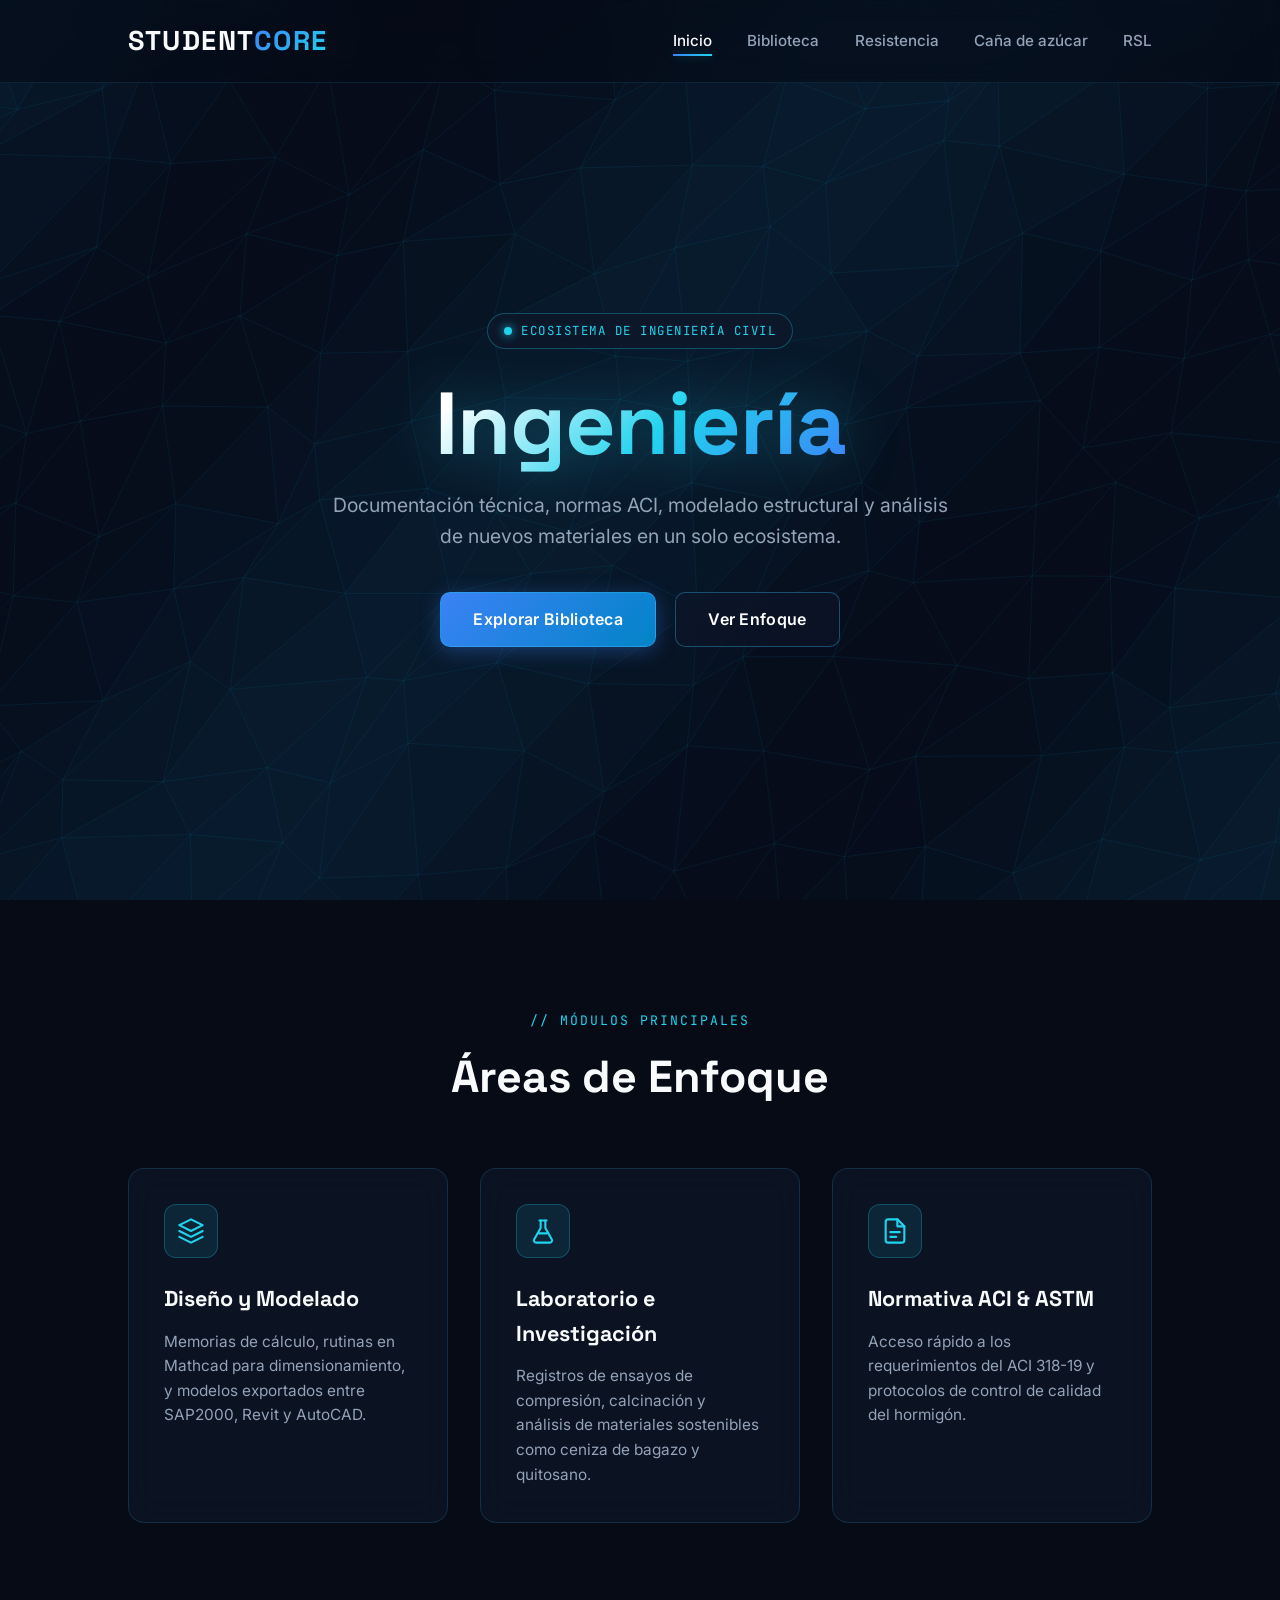
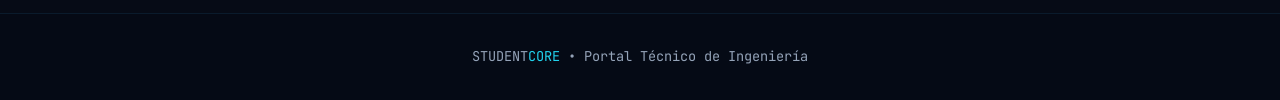
<file: index.html>
<!DOCTYPE html>
<html lang="es">
<head>
    <meta charset="UTF-8">
    <meta name="viewport" content="width=device-width, initial-scale=1.0">
    <title>Ingeniería Portal | STUDENT CORE</title>
    <link rel="preconnect" href="https://fonts.googleapis.com">
    <link rel="preconnect" href="https://fonts.gstatic.com" crossorigin>
    <link href="https://fonts.googleapis.com/css2?family=Inter:wght@400;500;600&family=JetBrains+Mono:wght@400;600&family=Space+Grotesk:wght@600;700;800&display=swap" rel="stylesheet">
    <link rel="stylesheet" href="style.css">
</head>
<body>
    <!-- Fondo interactivo Low-Poly -->
    <canvas id="mesh-canvas"></canvas>

    <nav id="navbar">
        <div class="logo">STUDENT<span>CORE</span></div>
        <ul class="nav-links">
            <li><a href="index.html" class="active">Inicio</a></li>
            <li><a href="biblioteca.html">Biblioteca</a></li>
            <li><a href="resistencia.html">Resistencia</a></li>
            <li><a href="Cañadeazucar.html">Caña de azúcar</a></li>
            <li><a href="rsl.html">RSL</a></li>
        </ul>
        <div class="hamburger">
            <span></span><span></span><span></span>
        </div>
    </nav>

    <header class="hero">
        <div class="hero-content fade-in">
            <div class="hero-badge">
                <span class="pulse-dot"></span>
                ECOSISTEMA DE INGENIERÍA CIVIL
            </div>
            <h1><span>Ingeniería</span></h1>
            <p>Documentación técnica, normas ACI, modelado estructural y análisis de nuevos materiales en un solo ecosistema.</p>
            <div class="hero-buttons">
                <a href="biblioteca.html" class="btn">Explorar Biblioteca</a>
                <a href="#objetivos" class="btn btn-outline">Ver Enfoque</a>
            </div>
        </div>
    </header>

    <main class="container" id="objetivos">
        <div class="section-header fade-in">
            <span class="section-tag">// MÓDULOS PRINCIPALES</span>
            <h2 class="section-title">Áreas de Enfoque</h2>
        </div>

        <div class="grid">
            <div class="card slide-up">
                <div class="card-icon">
                    <svg width="28" height="28" viewBox="0 0 24 24" fill="none" stroke="currentColor" stroke-width="1.8" stroke-linecap="round" stroke-linejoin="round">
                        <path d="M12 2L2 7l10 5 10-5-10-5z"/>
                        <path d="M2 17l10 5 10-5"/>
                        <path d="M2 12l10 5 10-5"/>
                    </svg>
                </div>
                <h3>Diseño y Modelado</h3>
                <p>Memorias de cálculo, rutinas en Mathcad para dimensionamiento, y modelos exportados entre SAP2000, Revit y AutoCAD.</p>
            </div>

            <div class="card slide-up">
                <div class="card-icon">
                    <svg width="28" height="28" viewBox="0 0 24 24" fill="none" stroke="currentColor" stroke-width="1.8" stroke-linecap="round" stroke-linejoin="round">
                        <path d="M9 3h6"/>
                        <path d="M10 3v6.5L4.5 19a2 2 0 0 0 1.7 3h11.6a2 2 0 0 0 1.7-3L14 9.5V3"/>
                        <path d="M8.5 14h7"/>
                    </svg>
                </div>
                <h3>Laboratorio e Investigación</h3>
                <p>Registros de ensayos de compresión, calcinación y análisis de materiales sostenibles como ceniza de bagazo y quitosano.</p>
            </div>

            <div class="card slide-up">
                <div class="card-icon">
                    <svg width="28" height="28" viewBox="0 0 24 24" fill="none" stroke="currentColor" stroke-width="1.8" stroke-linecap="round" stroke-linejoin="round">
                        <path d="M14 2H6a2 2 0 0 0-2 2v16a2 2 0 0 0 2 2h12a2 2 0 0 0 2-2V8z"/>
                        <polyline points="14 2 14 8 20 8"/>
                        <line x1="8" y1="13" x2="16" y2="13"/>
                        <line x1="8" y1="17" x2="13" y2="17"/>
                    </svg>
                </div>
                <h3>Normativa ACI &amp; ASTM</h3>
                <p>Acceso rápido a los requerimientos del ACI 318-19 y protocolos de control de calidad del hormigón.</p>
            </div>
        </div>
    </main>

    <footer class="footer">
        <p>STUDENT<span>CORE</span> &bull; Portal Técnico de Ingeniería</p>
    </footer>

    <script src="main.js"></script>
    <script src="script.js"></script>
</body>
</html>
</file>
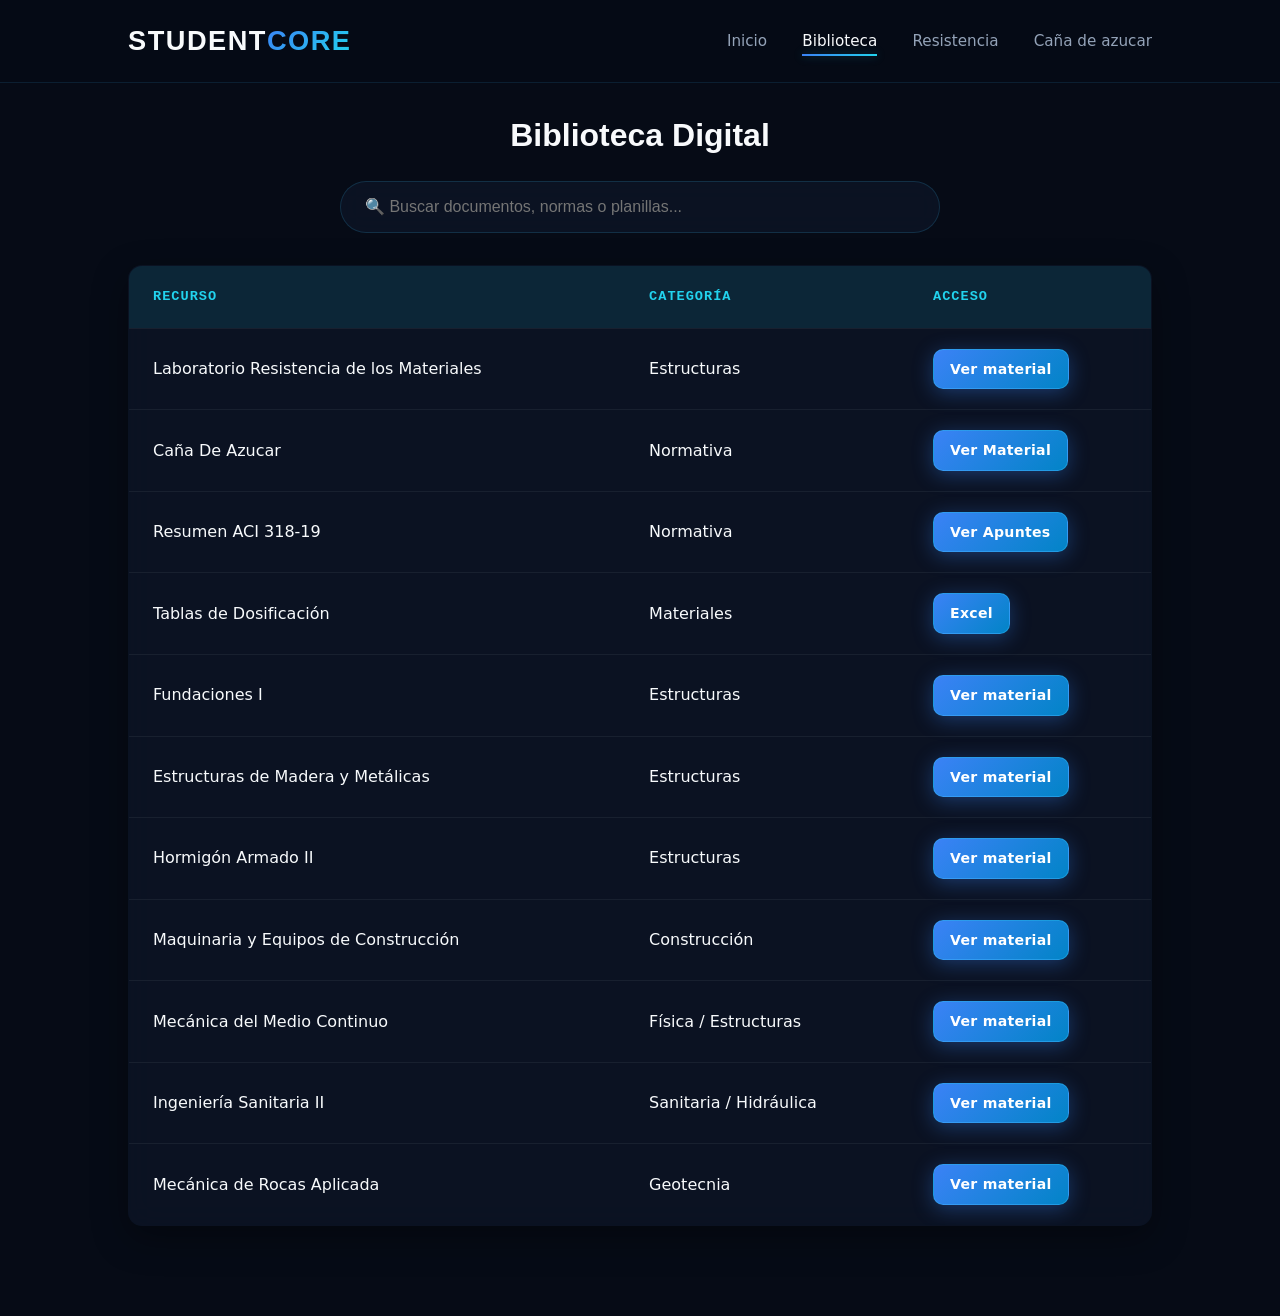
<file: biblioteca.html>
<!DOCTYPE html>
<html lang="es">
<head>
    <meta charset="UTF-8">
    <meta name="viewport" content="width=device-width, initial-scale=1.0">
    <title>Biblioteca | STUDENT CORE</title>
    <link rel="stylesheet" href="style.css">
</head>
<body>
    <nav id="navbar">
        <div class="logo">STUDENT<span>CORE</span></div>
        <ul class="nav-links">
            <li><a href="index.html">Inicio</a></li>
            <li><a href="biblioteca.html" class="active">Biblioteca</a></li>
            <li><a href="resistencia.html">Resistencia</a></li>
            <li><a href="Cañadeazucar.html">Caña de azucar</a></li>
        </ul>
        <div class="hamburger">
            <span></span><span></span><span></span>
        </div>
    </nav>

    <main class="container">
        <h1 style="text-align: center; margin-bottom: 20px;">Biblioteca Digital</h1>
        
        <div class="search-container">
            <input type="text" id="searchInput" class="search-input" placeholder="🔍 Buscar documentos, normas o planillas...">
        </div>

        <table>
            <thead>
                <tr>
                    <th>Recurso</th>
                    <th>Categoría</th>
                    <th>Acceso</th>
                </tr>
            </thead>
            <tbody>
                <tr>
                    <td>Laboratorio Resistencia de los Materiales</td>
                    <td>Estructuras</td>
                    <td><a href="https://drive.google.com/file/d/1yRBTxPGyyfn-mCOQuKnqHi6ske0A2MvO/view?usp=sharing" target="_blank" class="btn">Ver material</a></td>
                </tr>
                <tr>
                    <td>Caña De Azucar</td>
                    <td>Normativa</td>
                    <td><a href="Cañadeazucar.html" class="btn">Ver Material</a></td>
                </tr>
                <tr>
                    <td>Resumen ACI 318-19</td>
                    <td>Normativa</td>
                    <td><a href="#" class="btn">Ver Apuntes</a></td>
                </tr>
                <tr>
                    <td>Tablas de Dosificación</td>
                    <td>Materiales</td>
                    <td><a href="#" class="btn">Excel</a></td>
                </tr>
                <tr>
                    <td>Fundaciones I</td>
                    <td>Estructuras</td>
                    <td><a href="https://drive.google.com/drive/folders/121t99hJLWOgt12jHlv1xE18gESGdtcTK?usp=sharing" target="_blank" class="btn">Ver material</a></td>
                </tr>
                <tr>
                    <td>Estructuras de Madera y Metálicas</td>
                    <td>Estructuras</td>
                    <td><a href="#" target="_blank" class="btn">Ver material</a></td>
                </tr>
                <tr>
                    <td>Hormigón Armado II</td>
                    <td>Estructuras</td>
                    <td><a href="#" target="_blank" class="btn">Ver material</a></td>
                </tr>
                <tr>
                    <td>Maquinaria y Equipos de Construcción</td>
                    <td>Construcción</td>
                    <td><a href="#" target="_blank" class="btn">Ver material</a></td>
                </tr>
                <tr>
                    <td>Mecánica del Medio Continuo</td>
                    <td>Física / Estructuras</td>
                    <td><a href="#" target="_blank" class="btn">Ver material</a></td>
                </tr>
                <tr>
                    <td>Ingeniería Sanitaria II</td>
                    <td>Sanitaria / Hidráulica</td>
                    <td><a href="#" target="_blank" class="btn">Ver material</a></td>
                </tr>
                <tr>
                    <td>Mecánica de Rocas Aplicada</td>
                    <td>Geotecnia</td>
                    <td><a href="#" target="_blank" class="btn">Ver material</a></td>
                </tr>
            </tbody>
        </table>
    </main>

    <script src="main.js"></script>
</body>
</html>
</file>
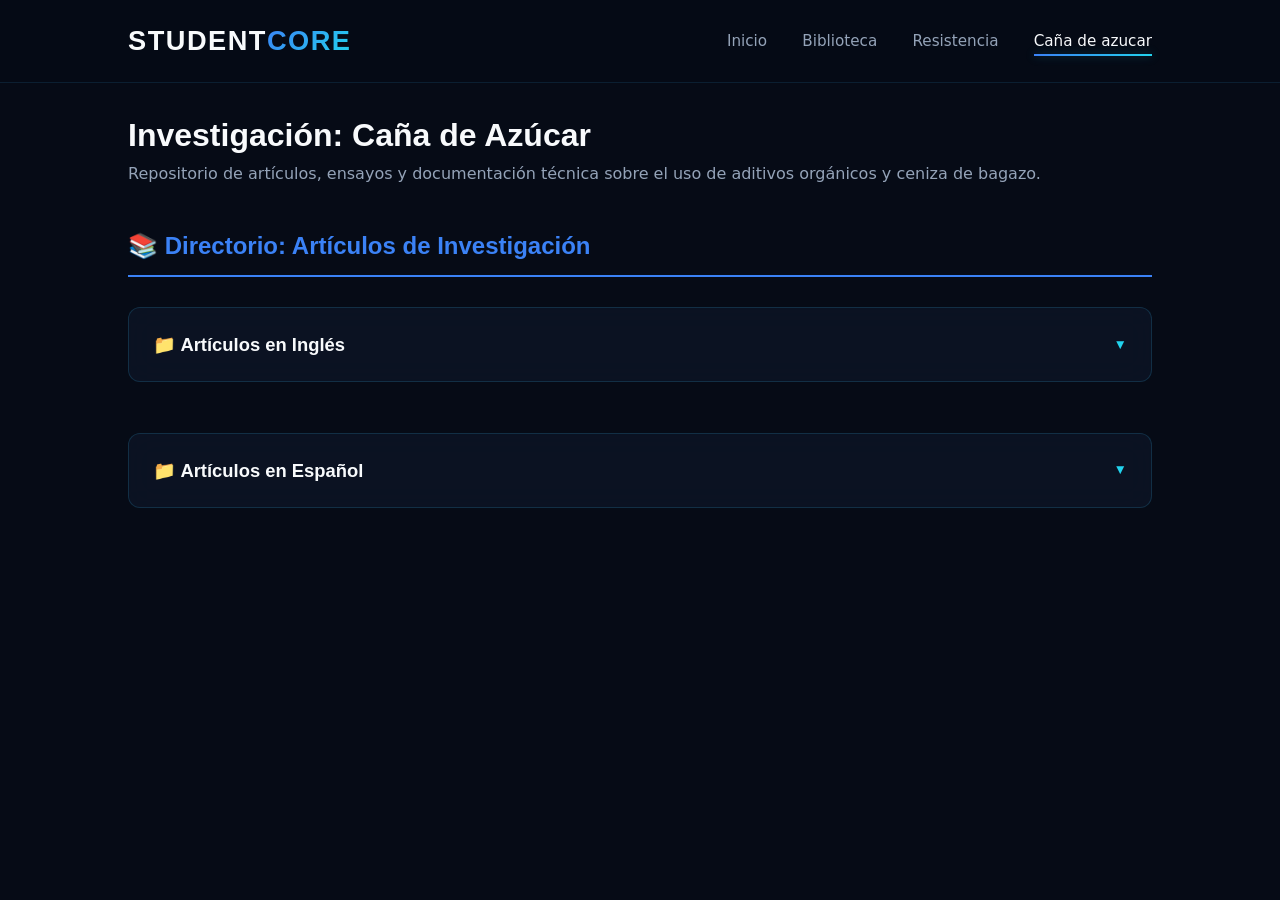
<file: Cañadeazucar.html>
<!DOCTYPE html>
<html lang="es">
<head>
    <meta charset="UTF-8">
    <meta name="viewport" content="width=device-width, initial-scale=1.0">
    <title>Caña de Azúcar | STUDENT CORE</title>
    <link rel="stylesheet" href="style.css">
</head>
<body>
    <nav id="navbar">
        <div class="logo">STUDENT<span>CORE</span></div>
        <ul class="nav-links">
            <li><a href="index.html">Inicio</a></li>
            <li><a href="biblioteca.html">Biblioteca</a></li>
            <li><a href="resistencia.html">Resistencia</a></li>
            <li><a href="Cañadeazucar.html" class="active">Caña de azucar</a></li> 
        </ul>
        <div class="hamburger">
            <span></span><span></span><span></span>
        </div>
    </nav>

    <div class="container">
        <h1>Investigación: Caña de Azúcar</h1>
        <p style="color: var(--texto-secundario); margin-bottom: 2rem;">Repositorio de artículos, ensayos y documentación técnica sobre el uso de aditivos orgánicos y ceniza de bagazo.</p>
        
        <h2 style="color: var(--acento); border-bottom: 2px solid var(--acento); padding-bottom: 10px; margin-top: 40px; margin-bottom: 30px;">
            📚 Directorio: Artículos de Investigación
        </h2>
        
        <div class="grid" style="grid-template-columns: 1fr;">
            
            <details>
                <summary>📁 Artículos en Inglés</summary>
                <div class="contenido-desplegable">
                    <p style="color: var(--texto-secundario); padding-top: 10px;">Documentación y papers internacionales en su idioma original. Haz clic en el enlace para abrir el visor.</p>
                    <ul>
                        <li><a href="https://drive.google.com/file/d/1gSXgm2OO1Fd9NKvDwG8m8BrCFr8kNfDF/view?usp=sharing" target="_blank"><strong>Paper 1:</strong> Use of sugar cane bagasse ash in ultra-high performance concrete (UHPC)
as cement replacement</a></li>
                        <li><a href="https://drive.google.com/file/d/1_yc-6PF6THl00wKCwcftZUoW1LOx2WuH/view?usp=drivesdk" target="_blank"><strong>Paper 2:</strong>Sugar cane bagasse ash as a partial substitute of Portland cement: Effect on
mechanical properties and emission of carbon dioxide</a></li>
                          <li><a href="https://drive.google.com/file/d/1xE7zOYTH2j-e7nImh2q5y8UeeC8wb_js/view?usp=sharing" target="_blank"><strong>Paper 3:</strong>Performance evaluation of sugarcane bagasse ash blended cement in
concrete</a></li>
                        <li><a href="https://drive.google.com/file/d/1bNwe0GvsHNVJlpeI3vQ5KkOZ8J8OJuhC/view?usp=sharing" target="_blank"><strong>Paper 4:</strong> Characteristics and Applications of Sugar Cane
Bagasse Ash Waste in Cementitious Materials</a></li>
                         <li><a href="https://drive.google.com/file/d/1f_HI7-0EL_Uxb88MoV5tslhDPllnbFzh/view?usp=sharing" target="_blank"><strong>Paper 5:</strong> Examination of Microstructure of Sugar Cane Bagasse Ash
and Sugar Cane Bagasse Ash Blended Cement Mortar</a></li>
                         <li><a href="https://drive.google.com/file/d/1T0cv_9nWro7GrMPdrzFzHxg1E5Khulgg/view?usp=sharing" target="_blank"><strong>Paper 6:</strong> Effects of adding sugarcane bagasse ash on the properties
and durability of concrete</a></li>
                         <li><a href="https://drive.google.com/file/d/1hqnemFO_x-3YLaCa62jblWGT83jxftFI/view?usp=sharing" target="_blank"><strong>Paper 7:</strong>Processing of sugar cane bagasse ash and properties of processed
sugar cane bagasse ash blended cements</a></li>
                         <li><a href="https://drive.google.com/file/d/1amgNomlFjTOvGcCHRF1NlwpjZxY9rZXH/view?usp=sharing" target="_blank"><strong>Paper 8:</strong> Impact of Curing Temperature on the Life Cycle Assessment of
Sugarcane Bagasse Ash as a Partial Replacement of Cement
in Mortars</a></li>
                         <li><a href="TU_ENLACE_DE_DRIVE_AQUI" target="_blank"><strong>Paper 9:</strong> Título del artículo en inglés (reemplazar texto)</a></li>
                         <li><a href="https://drive.google.com/file/d/1kQsllQCJPeQfV2ydH-oi8KvvLJ8o4FoY/view?usp=sharing"><strong>Paper 10:</strong>Sugarcane bagasse ash as supplementary cementitious material in
concrete e a review</a></li>
                         <li><a href="TU_ENLACE_DE_DRIVE_AQUI" target="_blank"><strong>Paper 11:</strong> Título del artículo en inglés (reemplazar texto)</a></li>
                         <li><a href="https://drive.google.com/file/d/1W9C0bUEL74qkx4Zku5OH7xWNgC0UNUNU/view?usp=sharing"><strong>Paper 12:</strong> Sugarcane bagasse ash as a partial replacement for cement in paste
and mortar formulation – A case in the Philippines</a></li>
                           <li><a href="https://drive.google.com/file/d/1QHdt1ro4b0c-hU_9e6yx2DJ_HJSYkUxB/view?usp=sharing" target="_blank"><strong>Paper 13:</strong> Enhancement of the reactivity of sugarcane bagasse ash for Pozzolan-Lime
Paste: Effect of particle size</a></li>
                         <li><a href="https://drive.google.com/file/d/1nfWEfsZ91NopVYjjjFgIHwhs5nijr0V3/view?usp=sharing"><strong>Paper 14:</strong>Activated sugarcane bagasse ash as efficient admixture in
cement-based mortars: Mechanical and durability improvements</a></li>
                         <li><a href="https://drive.google.com/file/d/1rHCX3sDKjwoKDTGZXlmGtC-AQk1A0CWk/view?usp=sharing"><strong>Paper 15:</strong> Optimizing mechanical properties of concrete using sugarcane bagasse ash)</a></li>
                         <li><a href="https://drive.google.com/file/d/1dL9P8LAsH04uVhxRC_TCbgrRMYIMSvqn/view?usp=sharing"><strong>Paper 16:</strong> Energy, exergy and exergoenvironmental analyses of a sugarcane bagasse
power cogeneration system</a></li>
                         <li><a href="https://drive.google.com/file/d/19IRPx6BBhQ6NDFyYT3BdbsVaR24mgHtQ/view?usp=sharing"><strong>Paper 17:</strong> Impact of Curing Temperature on the Life Cycle Assessment of
Sugarcane Bagasse Ash as a Partial Replacement of Cement
in Mortars</a></li>
                        
                    </ul>
                </div>
            </details>

            <details>
                <summary>📁 Artículos en Español</summary>
                <div class="contenido-desplegable">
                    <p style="color: var(--texto-secundario); padding-top: 10px;">Investigaciones, tesis y artículos hispanohablantes o traducidos. Haz clic en el enlace para abrir el visor.</p>
                    <ul>
                        <li><a href="TU_ENLACE_DE_DRIVE_AQUI" target="_blank"><strong>Artículo 1:</strong> Título del artículo en español (reemplazar texto)</a></li>
                        <li><a href="TU_ENLACE_DE_DRIVE_AQUI" target="_blank"><strong>Artículo 2:</strong> Título del artículo en español (reemplazar texto)</a></li>
                    </ul>
                </div>
            </details>

        </div>
    </div>

    <script src="main.js"></script>
</body>
</html>
</file>
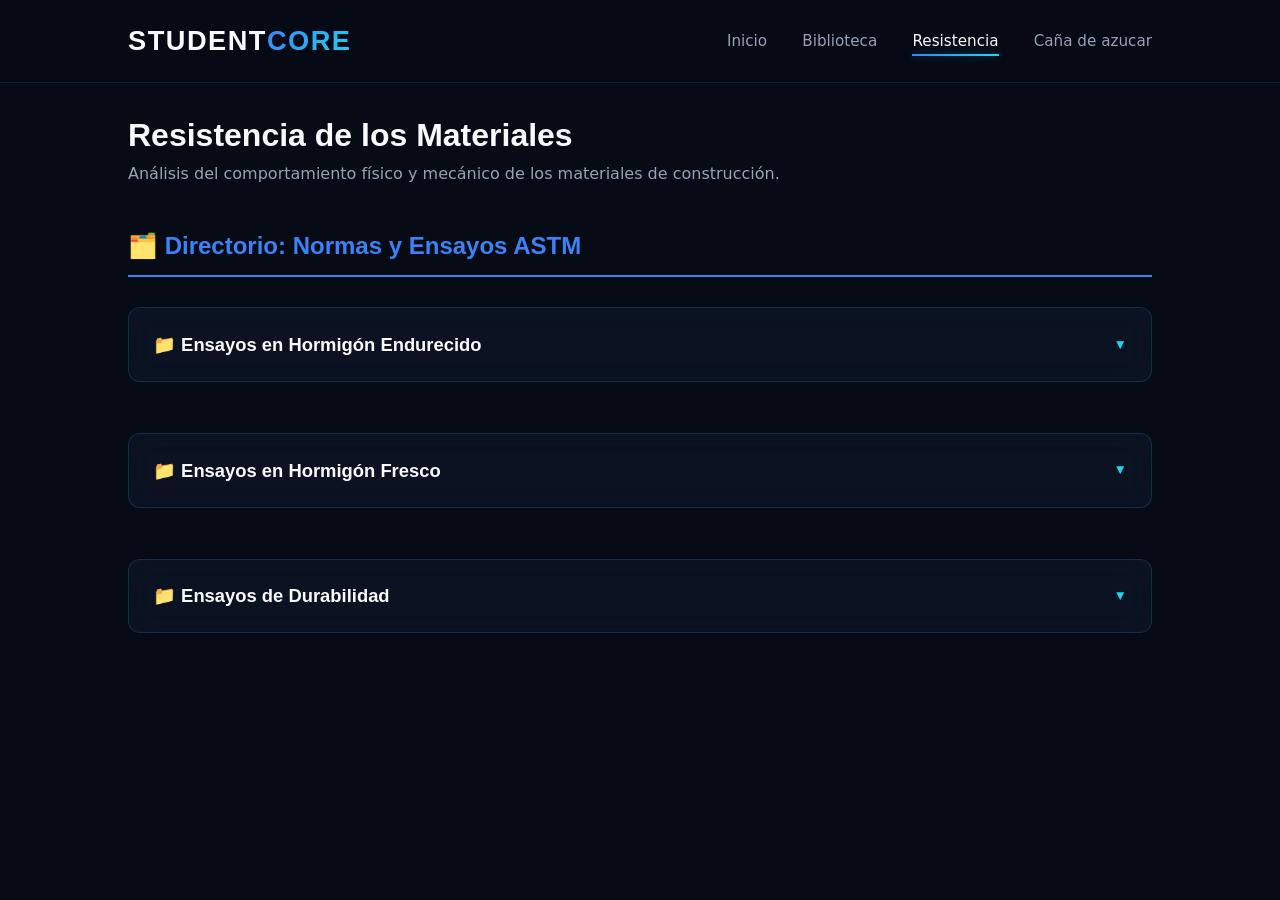
<file: resistencia.html>
<!DOCTYPE html>
<html lang="es">
<head>
    <meta charset="UTF-8">
    <meta name="viewport" content="width=device-width, initial-scale=1.0">
    <title>Resistencia de Materiales | Student Core</title>
    <link rel="stylesheet" href="style.css">
</head>
<body>
    <nav id="navbar">
        <div class="logo">STUDENT<span>CORE</span></div>
        <ul class="nav-links">
            <li><a href="index.html">Inicio</a></li>
            <li><a href="biblioteca.html">Biblioteca</a></li>
            <li><a href="resistencia.html" class="active">Resistencia</a></li>
            <li><a href="Cañadeazucar.html">Caña de azucar</a></li>
        </ul>
        <div class="hamburger">
            <span></span><span></span><span></span>
        </div>
    </nav>

    <div class="container">
        <h1>Resistencia de los Materiales</h1>
        <p style="color: var(--texto-secundario); margin-bottom: 2rem;">Análisis del comportamiento físico y mecánico de los materiales de construcción.</p>
        
        <h2 style="color: var(--acento); border-bottom: 2px solid var(--acento); padding-bottom: 10px; margin-top: 40px; margin-bottom: 30px;">
            🗂️ Directorio: Normas y Ensayos ASTM
        </h2>
        
        <div class="grid" style="grid-template-columns: 1fr;">
            
            <details>
                <summary>📁 Ensayos en Hormigón Endurecido</summary>
                <div class="contenido-desplegable">
                    <p style="color: var(--texto-secundario); padding-top: 10px;">Pruebas realizadas a probetas, cilindros o núcleos para verificar la resistencia y durabilidad final del material. Haz clic en la norma para ver el documento.</p>
                    <ul>
                        <li><a href="https://drive.google.com/file/d/14os0eV8eEcn1jafVg-mDCYQtz4sQO8Ie/view?usp=sharing" target="_blank"><strong>ASTM C642:</strong> Densidad, absorción y vacíos. (¡El ensayo principal del proyecto!)</a></li>
                        <li><a href="https://drive.google.com/file/d/1y5eWgoWpulTRnrMmmLGPlQVHo1D2_M50/view?usp=sharing" target="_blank"><strong>ASTM C39:</strong> Resistencia a la Compresión. El ensayo principal para medir los Megapascales (MPa).</a></li>
                        <li><a href="https://drive.google.com/file/d/1dilj8bknwN-BMM687JJbVZ9RYkDZGM-K/view?usp=sharing" target="_blank"><strong>ASTM C42:</strong> Obtención y ensayo de núcleos perforados (testigos).</a></li>
                        <li><a href="https://drive.google.com/file/d/1MTY43i-KFlXR0F6XLnqO_Duz1ZwVKiim/view?usp=sharing" target="_blank"><strong>ASTM C496:</strong> Resistencia a la tracción indirecta (Ensayo Brasileño).</a></li>
                        <li><a href="https://drive.google.com/file/d/1aS6qzQSPkaAH8bifpOlPLzsgMpyoPA5W/view?usp=sharing" target="_blank"><strong>ASTM C78 / C293:</strong> Resistencia a la flexión. La C78 usa carga en los tercios (más conservadora) y la C293 usa carga central.</a></li>
                    </ul>
                </div>
            </details>

            <details>
                <summary>📁 Ensayos en Hormigón Fresco</summary>
                <div class="contenido-desplegable">
                    <p style="color: var(--texto-secundario); padding-top: 10px;">Normas de control de calidad obligatorias ejecutadas en obra para la aceptación o rechazo del material antes del vaciado. Haz clic en la norma para ver el documento.</p>
                    <ul>
                        <li><a href="https://drive.google.com/file/d/1H3xvzd_3YpaMEGF1AVblJnfTmd_PKfaL/view?usp=sharing" target="_blank"><strong>ASTM C143:</strong> Asentamiento (Cono de Abrams). Mide la fluidez o "Slump".</a></li>
                        <li><a href="https://drive.google.com/file/d/1OwZSd_XfI2dwRYNOvTFkanbKzaULnZHi/view?usp=sharing" target="_blank"><strong>ASTM C31:</strong> Elaboración y curado de probetas en obra.</a></li>
                        <li><a href="https://drive.google.com/file/d/15DWekm9L0KCntaTymdb6or4WwJdh0DK1/view?usp=sharing" target="_blank"><strong>ASTM C172:</strong> Muestreo de hormigón fresco.</a></li>
                        <li><a href="TU_ENLACE_AQUI" target="_blank"><strong>ASTM C173:</strong> Contenido de aire mediante la olla de Washington.</a></li>
                    </ul>
                </div>
            </details>

            <!-- NUEVA SECCIÓN DE ENSAYOS DE DURABILIDAD -->
            <details>
                <summary>📁 Ensayos de Durabilidad</summary>
                <div class="contenido-desplegable">
                    <p style="color: var(--texto-secundario); padding-top: 10px;">Pruebas orientadas a evaluar el comportamiento del hormigón frente al ataque de agentes químicos, humedad y severidad ambiental a largo plazo. Haz clic en la norma para ver el documento.</p>
                    <ul>
                        <li><a href="https://drive.google.com/file/d/1NMhlttoiN-1sPtMq08iQwSix1XBdCbGN/view?usp=sharing" target="_blank"><strong>ASTM C1012 / C1012M:</strong> Cambio de longitud de morteros expuestos a soluciones de sulfatos.</a></li>
                        <li><a href="https://drive.google.com/file/d/1AfugViftO1vjUxpy8mYS89PlTNkti0vJ/view?usp=sharing" target="_blank"><strong>ASTM C672 / C672M:</strong> Resistencia al descascaramiento de superficies expuestas a productos químicos descongelantes.</a></li>
                        <li><a href="https://drive.google.com/file/d/14AfGvNY5yWzXRk65mYymmfIYwcxJv1YX/view?usp=sharing" target="_blank"><strong>ASTM C666 / C666M:</strong> Resistencia del hormigón a ciclos rápidos de congelamiento y descongelamiento.</a></li>
                        <li><a href="https://drive.google.com/file/d/1S4fafAKwyF8ABzN8MvZMRyQ7kiCNWxN4/view?usp=sharing" target="_blank"><strong>ASTM C1202:</strong> Indicación eléctrica de la capacidad del hormigón para resistir la penetración del ion cloruro (RCPT).</a></li>
                        <li><a href="https://drive.google.com/file/d/1EUWt22X4-kijA7MZeaNo2GGvAq1tWUIc/view?usp=sharing" target="_blank"><strong>ASTM C1260:</strong> Reactividad potencial álcali-sílice de agregados (Método acelerado en barra de mortero).</a></li>
                        <li><a href="https://drive.google.com/file/d/1uhjKi5XPgSrcKnUAhSbU3dtSTIxZicQU/view?usp=sharing" target="_blank"><strong>ASTM C1293:</strong> Determinación del cambio de longitud del hormigón debido a la reacción álcali-sílice.</a></li>
                        <li><a href="https://drive.google.com/file/d/19hhQGqu_RYmcjYdGY0XssH_Uz6doTOam/view?usp=sharing" target="_blank"><strong>ASTM C1567:</strong> Reactividad álcali-sílice potencial de combinaciones de materiales cementantes y agregados.</a></li>
                        <li><a href="https://drive.google.com/file/d/1WqP63wuJrLi10WLw6mq7gluyS_q_h-pF/view?usp=sharing" target="_blank"><strong>ASTM C1585:</strong> Medición de la tasa de absorción de agua por capilaridad (Sorptividad).</a></li>
                    </ul>
                </div>
            </details>

        </div>
    </div>
    
    <script src="main.js"></script>
</body>
</html>
</file>
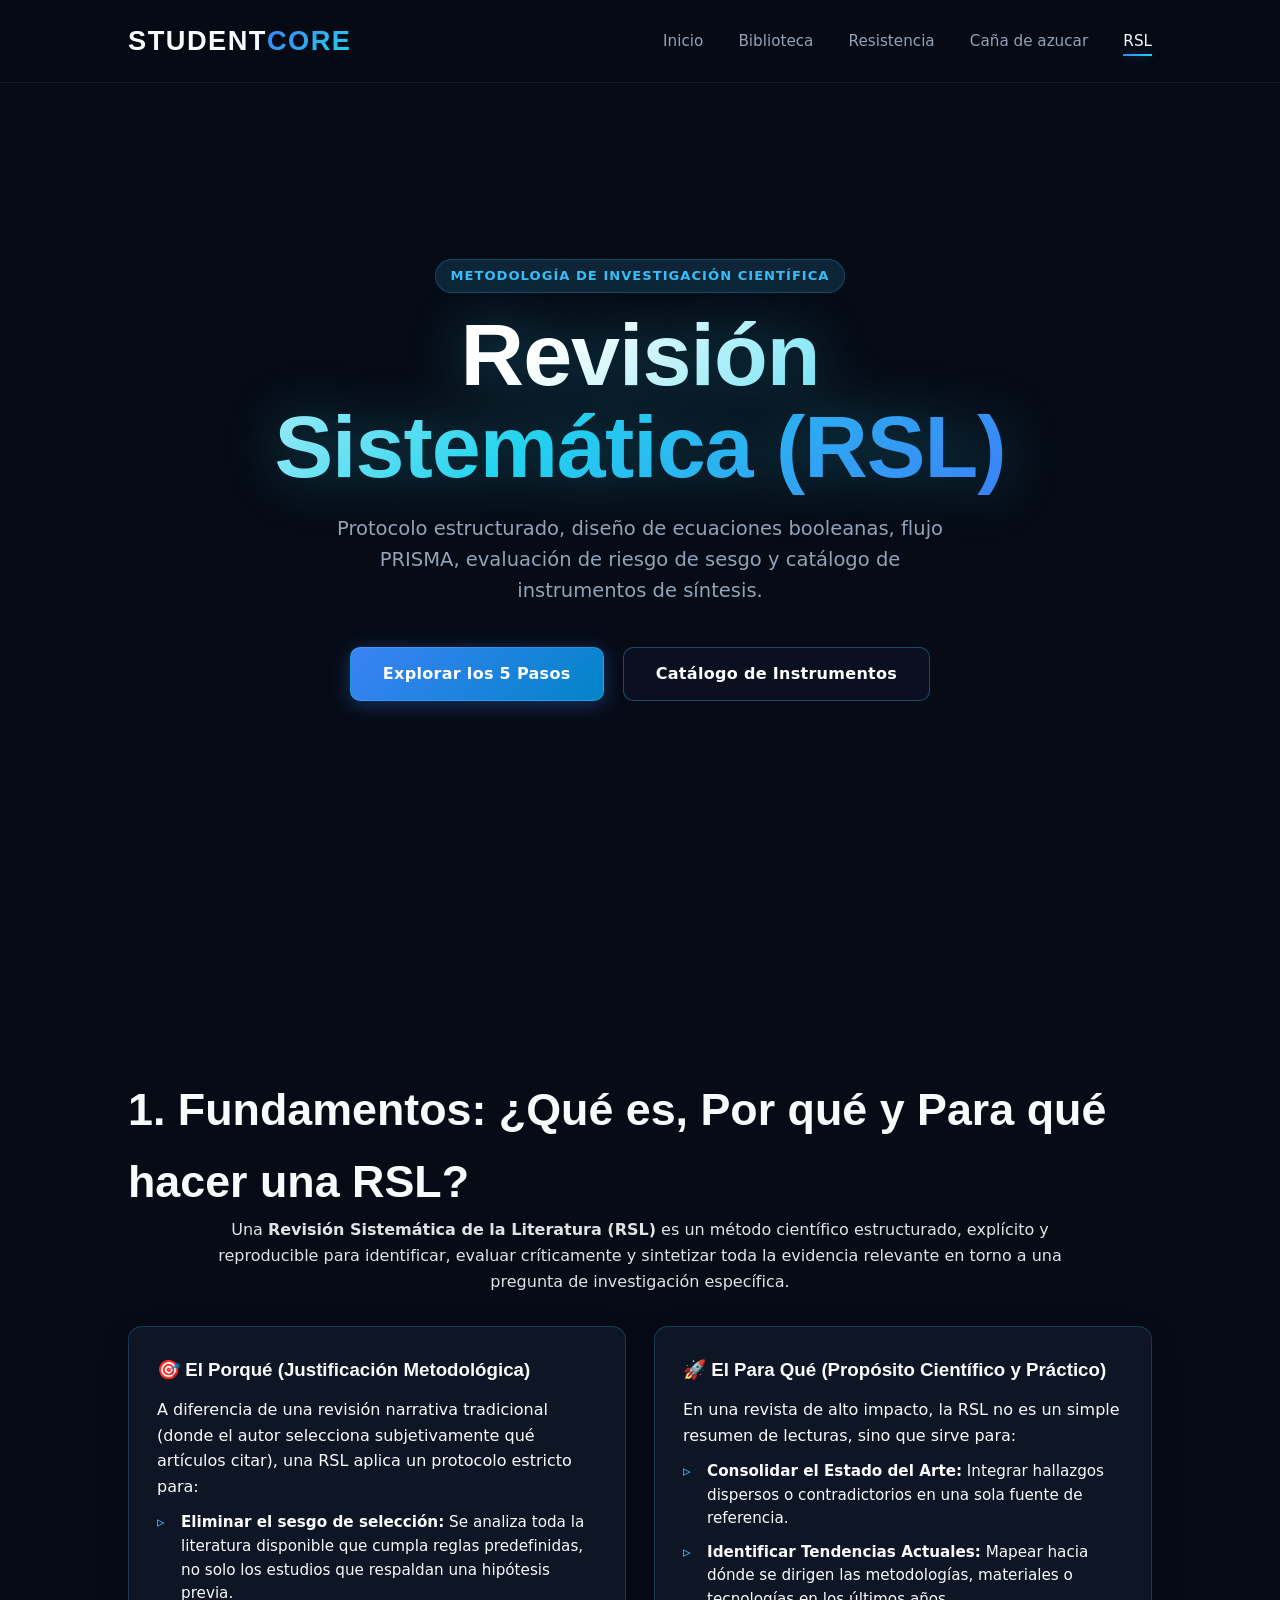
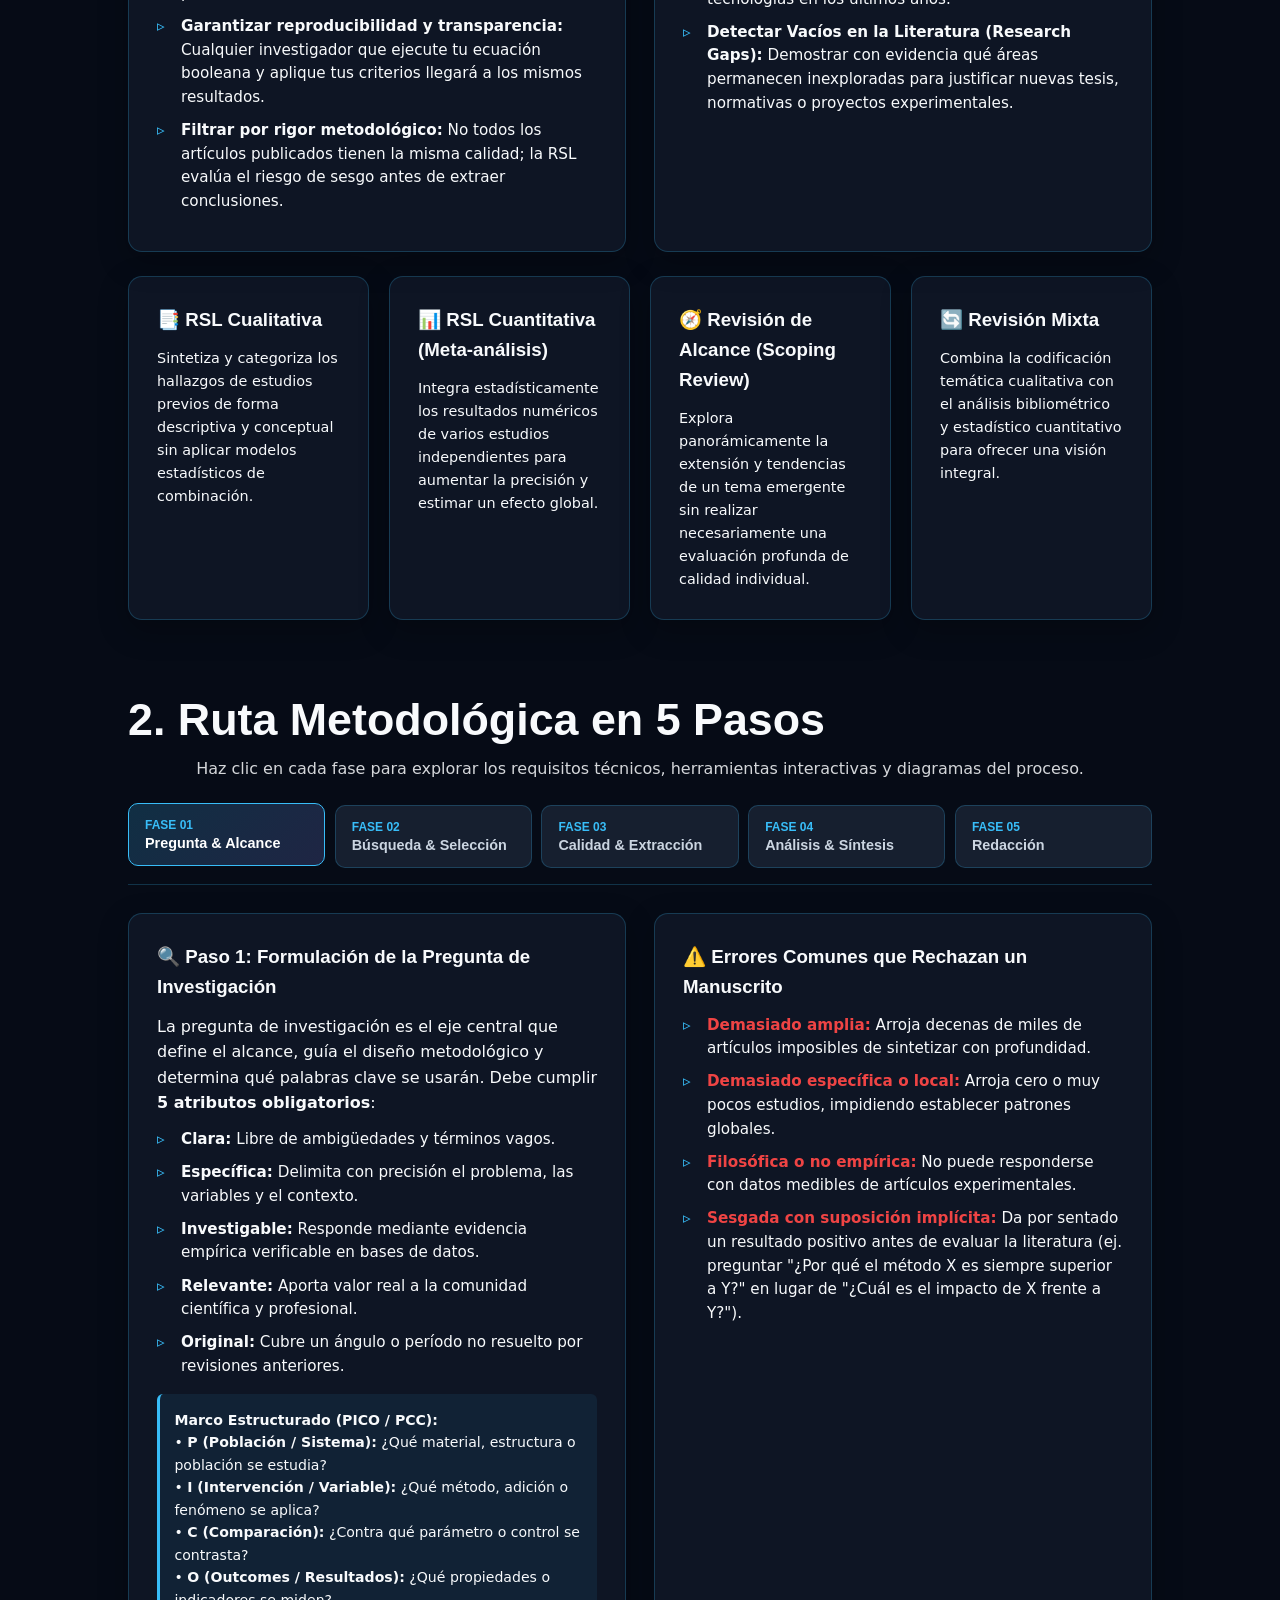
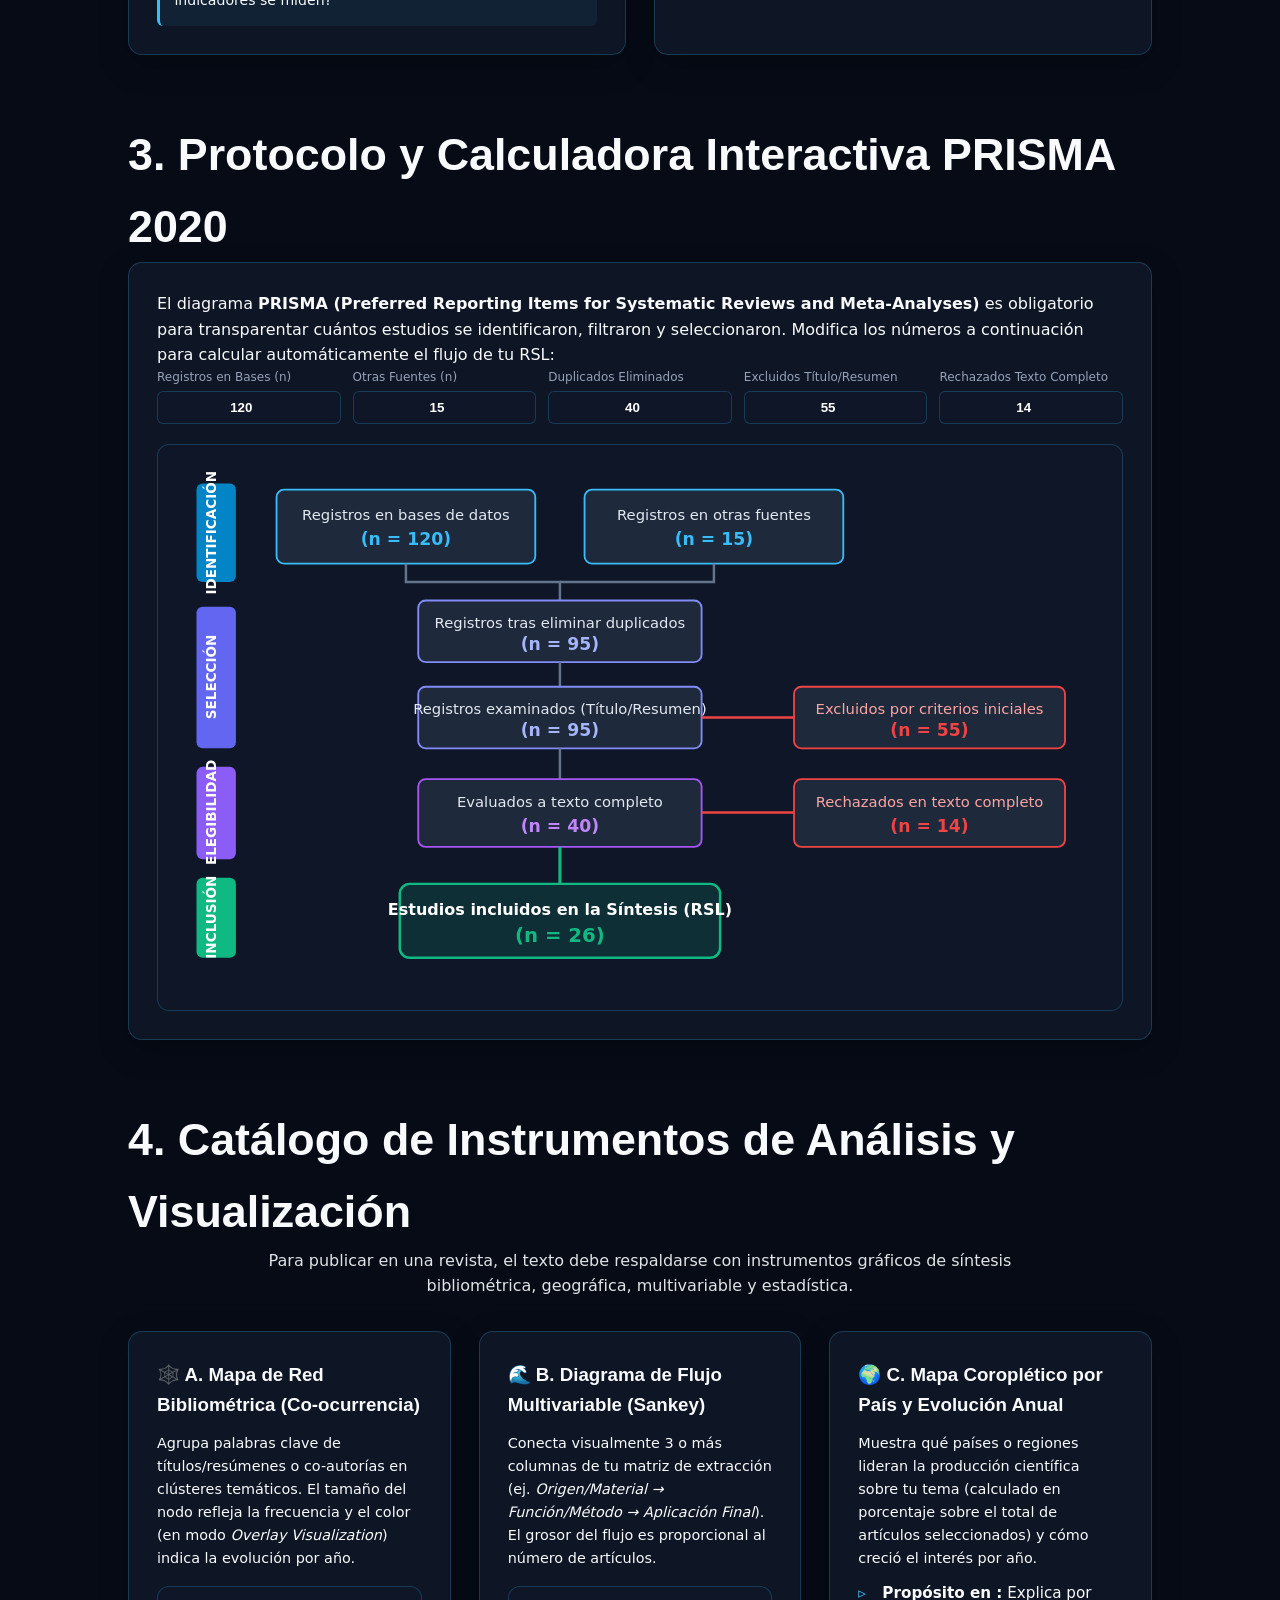
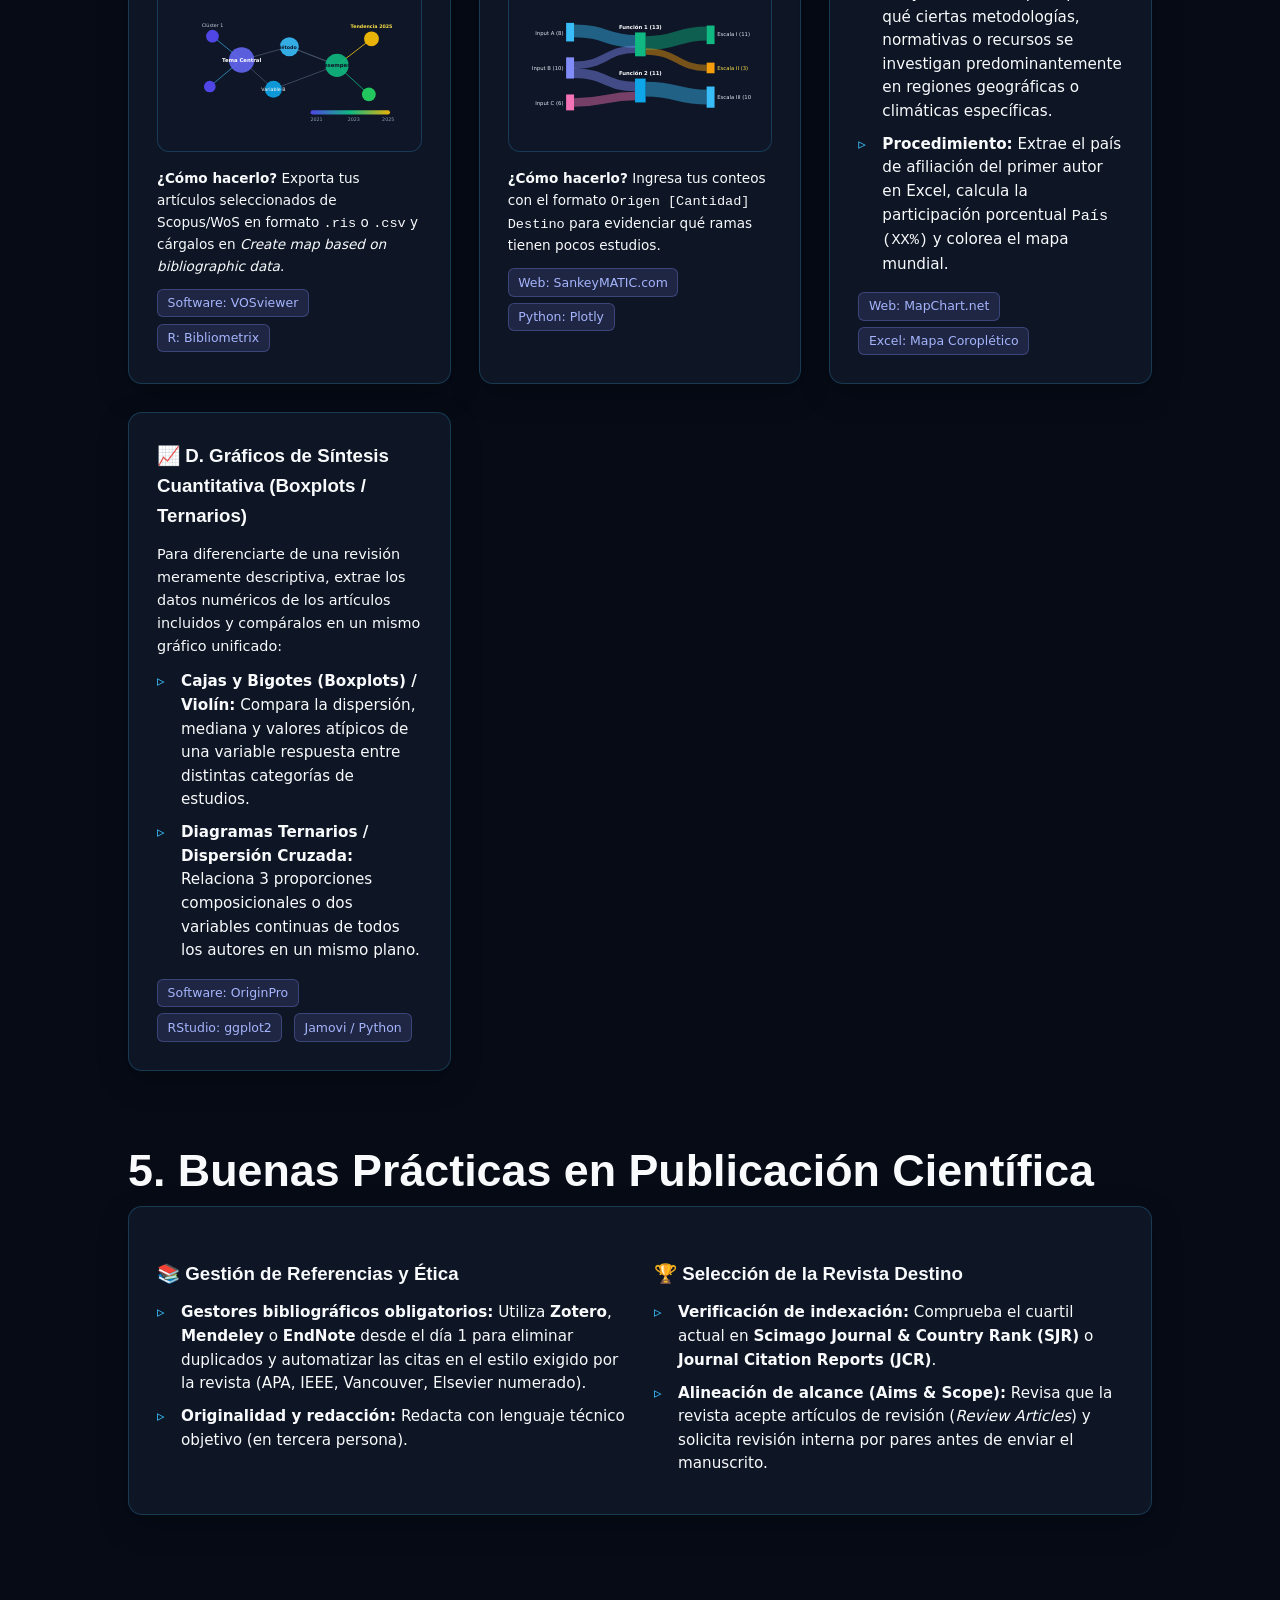
<file: rsl.html>
<!DOCTYPE html>
<html lang="es">
<head>
    <meta charset="UTF-8">
    <meta name="viewport" content="width=device-width, initial-scale=1.0">
    <title>Guía RSL| STUDENT CORE</title>
    <link rel="stylesheet" href="style.css">
    <style>
        /* Estilos específicos y aislados para el módulo RSL Q1 */
        :root {
            --rsl-bg-card: rgba(17, 24, 39, 0.85);
            --rsl-border: rgba(56, 189, 248, 0.22);
            --rsl-accent: #38bdf8;
            --rsl-accent-2: #818cf8;
            --rsl-success: #10b981;
            --rsl-warning: #f59e0b;
            --rsl-danger: #ef4444;
            --rsl-text-muted: #94a3b8;
        }

        .rsl-section {
            margin: 4rem 0;
        }

        .rsl-badge {
            display: inline-block;
            background: rgba(56, 189, 248, 0.15);
            color: var(--rsl-accent);
            border: 1px solid var(--rsl-border);
            padding: 0.35rem 0.9rem;
            border-radius: 999px;
            font-size: 0.82rem;
            font-weight: 700;
            letter-spacing: 1px;
            text-transform: uppercase;
            margin-bottom: 1rem;
        }

        .rsl-grid-2 {
            display: grid;
            grid-template-columns: repeat(auto-fit, minmax(320px, 1fr));
            gap: 1.75rem;
            margin-top: 1.5rem;
        }

        .rsl-grid-4 {
            display: grid;
            grid-template-columns: repeat(auto-fit, minmax(230px, 1fr));
            gap: 1.25rem;
            margin-top: 1.5rem;
        }

        .rsl-panel {
            background: var(--rsl-bg-card);
            border: 1px solid var(--rsl-border);
            border-radius: 14px;
            padding: 1.75rem;
            box-shadow: 0 10px 30px rgba(0, 0, 0, 0.25);
            transition: transform 0.25s ease, border-color 0.25s ease;
        }

        .rsl-panel:hover {
            border-color: var(--rsl-accent);
        }

        .rsl-panel h3 {
            margin-top: 0;
            margin-bottom: 0.75rem;
            color: #f8fafc;
            display: flex;
            align-items: center;
            gap: 0.6rem;
        }

        .rsl-list {
            list-style: none;
            padding: 0;
            margin: 0.75rem 0 0 0;
        }

        .rsl-list li {
            position: relative;
            padding-left: 1.5rem;
            margin-bottom: 0.6rem;
            line-height: 1.55;
            font-size: 0.95rem;
        }

        .rsl-list li::before {
            content: "▹";
            position: absolute;
            left: 0;
            color: var(--rsl-accent);
            font-weight: bold;
        }

        /* Stepper interactivo de los 5 pasos */
        .stepper-nav {
            display: flex;
            flex-wrap: wrap;
            gap: 0.6rem;
            margin-bottom: 1.75rem;
            border-bottom: 1px solid var(--rsl-border);
            padding-bottom: 1rem;
        }

        .step-btn {
            flex: 1;
            min-width: 150px;
            background: rgba(30, 41, 59, 0.7);
            color: #cbd5e1;
            border: 1px solid var(--rsl-border);
            padding: 0.85rem 1rem;
            border-radius: 10px;
            cursor: pointer;
            font-weight: 600;
            font-size: 0.9rem;
            text-align: left;
            transition: all 0.25s ease;
        }

        .step-btn span {
            display: block;
            font-size: 0.75rem;
            color: var(--rsl-accent);
            text-transform: uppercase;
            margin-bottom: 0.2rem;
        }

        .step-btn.active, .step-btn:hover {
            background: linear-gradient(135deg, rgba(56, 189, 248, 0.2), rgba(129, 140, 248, 0.2));
            border-color: var(--rsl-accent);
            color: #ffffff;
            transform: translateY(-2px);
        }

        .step-content {
            display: none;
            animation: fadeInStep 0.35s ease;
        }

        .step-content.active {
            display: block;
        }

        @keyframes fadeInStep {
            from { opacity: 0; transform: translateY(8px); }
            to { opacity: 1; transform: translateY(0); }
        }

        /* Constructor Booleano */
        .bool-input-group {
            margin-bottom: 1rem;
        }

        .bool-input-group label {
            display: block;
            font-size: 0.85rem;
            font-weight: 600;
            margin-bottom: 0.35rem;
            color: #e2e8f0;
        }

        .bool-input {
            width: 100%;
            padding: 0.7rem 0.9rem;
            border-radius: 8px;
            border: 1px solid var(--rsl-border);
            background: rgba(15, 23, 42, 0.9);
            color: #f8fafc;
            font-family: inherit;
            box-sizing: border-box;
        }

        .bool-output {
            background: #090d16;
            border: 1px dashed var(--rsl-accent);
            padding: 1rem;
            border-radius: 8px;
            font-family: "Courier New", monospace;
            color: #38bdf8;
            font-size: 0.9rem;
            word-break: break-all;
            margin-top: 1rem;
            min-height: 55px;
        }

        /* Diagramas SVG y PRISMA */
        .diagram-box {
            background: rgba(15, 23, 42, 0.9);
            border: 1px solid var(--rsl-border);
            border-radius: 12px;
            padding: 1.25rem;
            text-align: center;
            overflow-x: auto;
        }

        .diagram-box svg {
            max-width: 100%;
            height: auto;
        }

        .prisma-inputs {
            display: grid;
            grid-template-columns: repeat(auto-fit, minmax(135px, 1fr));
            gap: 0.75rem;
            margin-bottom: 1.25rem;
        }

        .prisma-inputs div label {
            display: block;
            font-size: 0.75rem;
            color: var(--rsl-text-muted);
            margin-bottom: 0.25rem;
        }

        .prisma-inputs input {
            width: 100%;
            padding: 0.5rem;
            background: rgba(15, 23, 42, 0.95);
            border: 1px solid var(--rsl-border);
            color: #fff;
            border-radius: 6px;
            text-align: center;
            font-weight: bold;
            box-sizing: border-box;
        }

        /* Tablas Maestras */
        .rsl-table-wrapper {
            overflow-x: auto;
            margin-top: 1rem;
            border-radius: 10px;
            border: 1px solid var(--rsl-border);
        }

        .rsl-table {
            width: 100%;
            border-collapse: collapse;
            font-size: 0.88rem;
            text-align: left;
        }

        .rsl-table th, .rsl-table td {
            padding: 0.85rem 1rem;
            border-bottom: 1px solid rgba(255, 255, 255, 0.08);
        }

        .rsl-table th {
            background: rgba(30, 41, 59, 0.95);
            color: var(--rsl-accent);
            font-weight: 700;
            text-transform: uppercase;
            font-size: 0.76rem;
            letter-spacing: 0.5px;
        }

        .rsl-table tr:hover {
            background: rgba(56, 189, 248, 0.05);
        }

        /* Semáforo de Calidad */
        .dot {
            display: inline-block;
            width: 14px;
            height: 14px;
            border-radius: 50%;
        }
        .dot-green { background: var(--rsl-success); box-shadow: 0 0 8px var(--rsl-success); }
        .dot-yellow { background: var(--rsl-warning); box-shadow: 0 0 8px var(--rsl-warning); }
        .dot-red { background: var(--rsl-danger); box-shadow: 0 0 8px var(--rsl-danger); }

        .tool-tag {
            display: inline-block;
            background: rgba(129, 140, 248, 0.15);
            color: #a5b4fc;
            padding: 0.2rem 0.6rem;
            border-radius: 6px;
            font-size: 0.78rem;
            margin-right: 0.4rem;
            margin-top: 0.4rem;
            border: 1px solid rgba(129, 140, 248, 0.3);
        }
    </style>
</head>
<body>
    <nav id="navbar">
        <div class="logo">STUDENT<span>CORE</span></div>
        <ul class="nav-links">
            <li><a href="index.html">Inicio</a></li>
            <li><a href="biblioteca.html">Biblioteca</a></li>
            <li><a href="resistencia.html">Resistencia</a></li>
            <li><a href="Cañadeazucar.html">Caña de azucar</a></li>
            <li><a href="rsl.html" class="active">RSL </a></li>
        </ul>
        <div class="hamburger">
            <span></span><span></span><span></span>
        </div>
    </nav>

    <header class="hero">
        <div class="hero-content fade-in">
            <span class="rsl-badge">Metodología de Investigación Científica</span>
            <h1><span>Revisión Sistemática (RSL)</span></h1>
            <p>Protocolo estructurado, diseño de ecuaciones booleanas, flujo PRISMA, evaluación de riesgo de sesgo y catálogo de instrumentos de síntesis.</p>
            <div class="hero-buttons">
                <a href="#pasos-rsl" class="btn">Explorar los 5 Pasos</a>
                <a href="#instrumentos-q1" class="btn btn-outline">Catálogo de Instrumentos</a>
            </div>
        </div>
    </header>

    <main class="container">

        <!-- SECCIÓN 1: QUÉ ES, POR QUÉ Y PARA QUÉ -->
        <section class="rsl-section" id="fundamentos">
            <h2 class="section-title fade-in">1. Fundamentos: ¿Qué es, Por qué y Para qué hacer una RSL?</h2>
            <p style="text-align: center; max-width: 850px; margin: 0 auto 2rem auto; opacity: 0.9;">
                Una <strong>Revisión Sistemática de la Literatura (RSL)</strong> es un método científico estructurado, explícito y reproducible para identificar, evaluar críticamente y sintetizar toda la evidencia relevante en torno a una pregunta de investigación específica.
            </p>

            <div class="rsl-grid-2">
                <div class="rsl-panel slide-up">
                    <h3>🎯 El Porqué (Justificación Metodológica)</h3>
                    <p>A diferencia de una revisión narrativa tradicional (donde el autor selecciona subjetivamente qué artículos citar), una RSL aplica un protocolo estricto para:</p>
                    <ul class="rsl-list">
                        <li><strong>Eliminar el sesgo de selección:</strong> Se analiza toda la literatura disponible que cumpla reglas predefinidas, no solo los estudios que respaldan una hipótesis previa.</li>
                        <li><strong>Garantizar reproducibilidad y transparencia:</strong> Cualquier investigador que ejecute tu ecuación booleana y aplique tus criterios llegará a los mismos resultados.</li>
                        <li><strong>Filtrar por rigor metodológico:</strong> No todos los artículos publicados tienen la misma calidad; la RSL evalúa el riesgo de sesgo antes de extraer conclusiones.</li>
                    </ul>
                </div>

                <div class="rsl-panel slide-up">
                    <h3>🚀 El Para Qué (Propósito Científico y Práctico)</h3>
                    <p>En una revista de alto impacto, la RSL no es un simple resumen de lecturas, sino que sirve para:</p>
                    <ul class="rsl-list">
                        <li><strong>Consolidar el Estado del Arte:</strong> Integrar hallazgos dispersos o contradictorios en una sola fuente de referencia.</li>
                        <li><strong>Identificar Tendencias Actuales:</strong> Mapear hacia dónde se dirigen las metodologías, materiales o tecnologías en los últimos años.</li>
                        <li><strong>Detectar Vacíos en la Literatura (Research Gaps):</strong> Demostrar con evidencia qué áreas permanecen inexploradas para justificar nuevas tesis, normativas o proyectos experimentales.</li>
                    </ul>
                </div>
            </div>

            <!-- 4 Enfoques Metodológicos -->
            <div class="rsl-grid-4">
                <div class="rsl-panel">
                    <h3>📑 RSL Cualitativa</h3>
                    <p style="font-size: 0.9rem;">Sintetiza y categoriza los hallazgos de estudios previos de forma descriptiva y conceptual sin aplicar modelos estadísticos de combinación.</p>
                </div>
                <div class="rsl-panel">
                    <h3>📊 RSL Cuantitativa (Meta-análisis)</h3>
                    <p style="font-size: 0.9rem;">Integra estadísticamente los resultados numéricos de varios estudios independientes para aumentar la precisión y estimar un efecto global.</p>
                </div>
                <div class="rsl-panel">
                    <h3>🧭 Revisión de Alcance (Scoping Review)</h3>
                    <p style="font-size: 0.9rem;">Explora panorámicamente la extensión y tendencias de un tema emergente sin realizar necesariamente una evaluación profunda de calidad individual.</p>
                </div>
                <div class="rsl-panel">
                    <h3>🔄 Revisión Mixta</h3>
                    <p style="font-size: 0.9rem;">Combina la codificación temática cualitativa con el análisis bibliométrico y estadístico cuantitativo para ofrecer una visión integral.</p>
                </div>
            </div>
        </section>

        <!-- SECCIÓN 2: LOS 5 PASOS EXACTOS (INTERACTIVO) -->
        <section class="rsl-section" id="pasos-rsl">
            <h2 class="section-title fade-in">2. Ruta Metodológica en 5 Pasos </h2>
            <p style="text-align: center; margin-bottom: 1.5rem; opacity: 0.85;">Haz clic en cada fase para explorar los requisitos técnicos, herramientas interactivas y diagramas del proceso.</p>

            <div class="stepper-nav">
                <button class="step-btn active" onclick="openStep(event, 'paso1')">
                    <span>Fase 01</span>Pregunta & Alcance
                </button>
                <button class="step-btn" onclick="openStep(event, 'paso2')">
                    <span>Fase 02</span>Búsqueda & Selección
                </button>
                <button class="step-btn" onclick="openStep(event, 'paso3')">
                    <span>Fase 03</span>Calidad & Extracción
                </button>
                <button class="step-btn" onclick="openStep(event, 'paso4')">
                    <span>Fase 04</span>Análisis & Síntesis
                </button>
                <button class="step-btn" onclick="openStep(event, 'paso5')">
                    <span>Fase 05</span>Redacción
                </button>
            </div>

            <!-- CONTENIDO PASO 1 -->
            <div id="paso1" class="step-content active">
                <div class="rsl-grid-2">
                    <div class="rsl-panel">
                        <h3>🔍 Paso 1: Formulación de la Pregunta de Investigación</h3>
                        <p>La pregunta de investigación es el eje central que define el alcance, guía el diseño metodológico y determina qué palabras clave se usarán. Debe cumplir <strong>5 atributos obligatorios</strong>:</p>
                        <ul class="rsl-list">
                            <li><strong>Clara:</strong> Libre de ambigüedades y términos vagos.</li>
                            <li><strong>Específica:</strong> Delimita con precisión el problema, las variables y el contexto.</li>
                            <li><strong>Investigable:</strong> Responde mediante evidencia empírica verificable en bases de datos.</li>
                            <li><strong>Relevante:</strong> Aporta valor real a la comunidad científica y profesional.</li>
                            <li><strong>Original:</strong> Cubre un ángulo o período no resuelto por revisiones anteriores.</li>
                        </ul>
                        <div style="margin-top: 1rem; padding: 0.9rem; background: rgba(56,189,248,0.08); border-left: 3px solid var(--rsl-accent); border-radius: 6px; font-size: 0.88rem;">
                            <strong>Marco Estructurado (PICO / PCC):</strong><br>
                            • <strong>P (Población / Sistema):</strong> ¿Qué material, estructura o población se estudia?<br>
                            • <strong>I (Intervención / Variable):</strong> ¿Qué método, adición o fenómeno se aplica?<br>
                            • <strong>C (Comparación):</strong> ¿Contra qué parámetro o control se contrasta?<br>
                            • <strong>O (Outcomes / Resultados):</strong> ¿Qué propiedades o indicadores se miden?
                        </div>
                    </div>

                    <div class="rsl-panel">
                        <h3>⚠️ Errores Comunes que Rechazan un Manuscrito</h3>
                        <ul class="rsl-list">
                            <li><strong style="color: var(--rsl-danger);">Demasiado amplia:</strong> Arroja decenas de miles de artículos imposibles de sintetizar con profundidad.</li>
                            <li><strong style="color: var(--rsl-danger);">Demasiado específica o local:</strong> Arroja cero o muy pocos estudios, impidiendo establecer patrones globales.</li>
                            <li><strong style="color: var(--rsl-danger);">Filosófica o no empírica:</strong> No puede responderse con datos medibles de artículos experimentales.</li>
                            <li><strong style="color: var(--rsl-danger);">Sesgada con suposición implícita:</strong> Da por sentado un resultado positivo antes de evaluar la literatura (ej. preguntar "¿Por qué el método X es siempre superior a Y?" en lugar de "¿Cuál es el impacto de X frente a Y?").</li>
                        </ul>
                    </div>
                </div>
            </div>

            <!-- CONTENIDO PASO 2 -->
            <div id="paso2" class="step-content">
                <div class="rsl-grid-2">
                    <div class="rsl-panel">
                        <h3>🏛️ Paso 2A: Bases de Datos y Pirámide de Indexación</h3>
                        <p>La búsqueda en al menos 2 o 3 motores principales de la cúspide de indexación:</p>
                        <div class="diagram-box" style="margin-top: 1rem;">
                            <!-- SVG Pirámide de Indexación -->
                            <svg viewBox="0 0 500 290" xmlns="http://www.w3.org/2000/svg">
                                <polygon points="250,15 305,65 195,65" fill="#38bdf8" opacity="0.9"/>
                                <text x="250" y="50" fill="#0f172a" font-size="12" font-weight="bold" text-anchor="middle">JCR - WoS</text>

                                <polygon points="190,70 310,70 345,112 155,112" fill="#0284c7" opacity="0.9"/>
                                <text x="250" y="96" fill="#ffffff" font-size="13" font-weight="bold" text-anchor="middle">SCOPUS (Q1 - Q4)</text>

                                <polygon points="150,117 350,117 385,159 115,159" fill="#6366f1" opacity="0.85"/>
                                <text x="250" y="143" fill="#ffffff" font-size="12" font-weight="bold" text-anchor="middle">ESCI - Web of Science / ScienceDirect / IEEE</text>

                                <polygon points="110,164 390,164 425,206 75,206" fill="#4f46e5" opacity="0.75"/>
                                <text x="250" y="190" fill="#ffffff" font-size="12" font-weight="bold" text-anchor="middle">SciELO (Índices Regionales Selectivos)</text>

                                <polygon points="70,211 430,211 465,253 35,253" fill="#334155" opacity="0.85"/>
                                <text x="250" y="237" fill="#e2e8f0" font-size="12" font-weight="bold" text-anchor="middle">REDALYC / LATINDEX 2.0 / Google Scholar</text>

                                <text x="250" y="278" fill="#94a3b8" font-size="11" text-anchor="middle">Pirámide de Jerarquía de Indexación de Revistas Científicas</text>
                            </svg>
                        </div>
                    </div>

                    <div class="rsl-panel">
                        <h3>⚙️ Paso 2B: Simulador de Ecuación Booleana</h3>
                        <p style="font-size: 0.9rem;">Escribe tus palabras clave separadas por comas (en inglés) para generar tu cadena de búsqueda con operadores <strong>AND</strong>, <strong>OR</strong> y <strong>NOT</strong>:</p>
                        
                        <div class="bool-input-group">
                            <label>Concepto Principal A (Sinónimos unidos con OR):</label>
                            <input type="text" id="boolA" class="bool-input" value="systematic review, literature review, meta-analysis" oninput="buildBoolean()">
                        </div>
                        <div class="bool-input-group">
                            <label>Concepto Secundario B (Unido con AND al grupo A):</label>
                            <input type="text" id="boolB" class="bool-input" value="experimental design, performance evaluation, optimization" oninput="buildBoolean()">
                        </div>
                        <div class="bool-input-group">
                            <label>Términos a Excluir (Operador NOT - opcional):</label>
                            <input type="text" id="boolNot" class="bool-input" value="conference paper, book chapter" oninput="buildBoolean()">
                        </div>

                        <label style="font-size: 0.8rem; color: var(--rsl-accent); font-weight: bold;">Ecuación generada para Scopus / Web of Science:</label>
                        <div id="boolResult" class="bool-output"></div>
                    </div>
                </div>

                <div class="rsl-grid-2" style="margin-top: 1.5rem;">
                    <div class="rsl-panel">
                        <h3>✅ Criterios de Inclusión (Filtro de Entrada)</h3>
                        <ul class="rsl-list">
                            <li>Artículos publicados dentro de la ventana temporal definida (ej. últimos 5 o 10 años para garantizar vigencia).</li>
                            <li>Estudios experimentales, empíricos o de modelado que respondan directamente a la pregunta.</li>
                            <li>Artículos de investigación originales publicados en revistas indexadas revisadas por pares (Peer-Reviewed).</li>
                            <li>Idiomas definidos por el equipo (usualmente inglés y español).</li>
                        </ul>
                    </div>
                    <div class="rsl-panel">
                        <h3>❌ Criterios de Exclusión (Filtro de Descarte)</h3>
                        <ul class="rsl-list">
                            <li>Artículos duplicados entre distintas bases de datos.</li>
                            <li>Estudios fuera del alcance temático tras revisar título y resumen.</li>
                            <li>Literatura gris sin arbitraje por pares (tesis, notas técnicas, editoriales, resúmenes de congresos).</li>
                            <li>Artículos sin acceso al texto completo o con metodologías incompletas / no reproducibles.</li>
                        </ul>
                    </div>
                </div>
            </div>

            <!-- CONTENIDO PASO 3 -->
            <div id="paso3" class="step-content">
                <div class="rsl-grid-2">
                    <div class="rsl-panel">
                        <h3>⚖️ Paso 3A: Evaluación de Calidad y Riesgo de Sesgo</h3>
                        <p>Antes de extraer los datos de los estudios seleccionados, debes evaluar la rigurosidad metodológica de cada artículo mediante:</p>
                        <ul class="rsl-list">
                            <li><strong>CASP (Critical Appraisal Skills Programme):</strong> Listas de verificación para evaluar validez, resultados y relevancia en estudios cualitativos y cuantitativos.</li>
                            <li><strong>JBI Checklist (Joanna Briggs Institute):</strong> Instrumentos estandarizados según el diseño específico del estudio (experimental, cohorte, caso-control).</li>
                            <li><strong>Métricas editoriales:</strong> Verificación del cuartil de la revista en <strong>SJR (Scimago)</strong> o <strong>JCR</strong>, número de citaciones y descarte estricto de <em>Revistas Depredadoras (Predatory Journals)</em>.</li>
                            <li><strong>Factores técnicos internos:</strong> Claridad del diseño experimental, tamaño de muestra suficiente, variables de control definidas y pruebas estadísticas adecuadas.</li>
                        </ul>
                    </div>

                    <div class="rsl-panel">
                        <h3>🚦 Semáforo de Riesgo de Sesgo (Traffic Light Plot)</h3>
                        <p style="font-size: 0.88rem;">Ejemplo de visualización de calidad exigida en revistas Q1 (generable en <em>robvis</em> o Excel):</p>
                        <div class="rsl-table-wrapper">
                            <table class="rsl-table" style="text-align: center;">
                                <thead>
                                    <tr>
                                        <th style="text-align: left;">Estudio</th>
                                        <th>Diseño</th>
                                        <th>Muestra</th>
                                        <th>Control</th>
                                        <th>Estadística</th>
                                        <th>Reproducibilidad</th>
                                        <th>Calidad Global</th>
                                    </tr>
                                </thead>
                                <tbody>
                                    <tr>
                                        <td style="text-align: left; font-weight: bold;">Autor A (2024) [1]</td>
                                        <td><span class="dot dot-green" title="Cumple"></span></td>
                                        <td><span class="dot dot-green" title="Cumple"></span></td>
                                        <td><span class="dot dot-green" title="Cumple"></span></td>
                                        <td><span class="dot dot-green" title="Cumple"></span></td>
                                        <td><span class="dot dot-green" title="Cumple"></span></td>
                                        <td style="color: var(--rsl-success); font-weight: bold;">Alta (Q1)</td>
                                    </tr>
                                    <tr>
                                        <td style="text-align: left; font-weight: bold;">Autor B (2023) [2]</td>
                                        <td><span class="dot dot-green"></span></td>
                                        <td><span class="dot dot-yellow" title="Parcial"></span></td>
                                        <td><span class="dot dot-green"></span></td>
                                        <td><span class="dot dot-green"></span></td>
                                        <td><span class="dot dot-yellow"></span></td>
                                        <td style="color: var(--rsl-warning); font-weight: bold;">Media (Q2)</td>
                                    </tr>
                                    <tr>
                                        <td style="text-align: left; font-weight: bold;">Autor C (2022) [3]</td>
                                        <td><span class="dot dot-green"></span></td>
                                        <td><span class="dot dot-red" title="No reporta"></span></td>
                                        <td><span class="dot dot-yellow"></span></td>
                                        <td><span class="dot dot-red"></span></td>
                                        <td><span class="dot dot-yellow"></span></td>
                                        <td style="color: var(--rsl-danger); font-weight: bold;">Baja (Excluido)</td>
                                    </tr>
                                </tbody>
                            </table>
                        </div>
                    </div>
                </div>

                <div class="rsl-panel" style="margin-top: 1.5rem;">
                    <h3>📋 Paso 3B: Matriz Maestra de Extracción de Datos (Estructura Universal)</h3>
                    <p style="font-size: 0.9rem;">Una vez validados los estudios finales, se tabulan de forma sistemática todas las variables clave para comparar manzanas con manzanas:</p>
                    <div class="rsl-table-wrapper">
                        <table class="rsl-table">
                            <thead>
                                <tr>
                                    <th>#</th>
                                    <th>Autor (Año) [Cita]</th>
                                    <th>Revista / Cuartil</th>
                                    <th>Tipo de Estudio</th>
                                    <th>Muestra / Objeto</th>
                                    <th>Variables Independientes</th>
                                    <th>Variables Dependientes</th>
                                    <th>Hallazgos Cuantitativos Clave</th>
                                </tr>
                            </thead>
                            <tbody>
                                <tr>
                                    <td>1</td>
                                    <td>Apellido et al. (2025) [1]</td>
                                    <td>Revista Indexada A </td>
                                    <td>Experimental</td>
                                    <td>N especímenes / casos</td>
                                    <td>Parámetro X1, Parámetro X2</td>
                                    <td>Respuesta Y1, Respuesta Y2</td>
                                    <td>Incremento del +18.4% respecto al control</td>
                                </tr>
                                <tr>
                                    <td>2</td>
                                    <td>Apellido et al. (2024) [2]</td>
                                    <td>Revista Indexada B (Q1)</td>
                                    <td>Modelado Numérico</td>
                                    <td>Simulación paramétrica</td>
                                    <td>Condición de borde A</td>
                                    <td>Error relativo / Eficiencia</td>
                                    <td>Correlación R² = 0.96 con validación empírica</td>
                                </tr>
                                <tr>
                                    <td>3</td>
                                    <td>Apellido et al. (2023) [3]</td>
                                    <td>Revista Indexada C (Q2)</td>
                                    <td>Estudio Comparativo</td>
                                    <td>Ensayo multicéntrico</td>
                                    <td>Método Tradicional vs Nuevo</td>
                                    <td>Costo, Tiempo, Desempeño</td>
                                    <td>Reducción del 25% en tiempo operativo</td>
                                </tr>
                            </tbody>
                        </table>
                    </div>
                </div>
            </div>

            <!-- CONTENIDO PASO 4 -->
            <div id="paso4" class="step-content">
                <div class="rsl-grid-2">
                    <div class="rsl-panel">
                        <h3>🧩 Paso 4: Diferencia entre Análisis y Síntesis</h3>
                        <ul class="rsl-list">
                            <li><strong>Análisis (Descomposición):</strong> Es dividir cada estudio individual en sus partes constitutivas (sus métodos, variables, condiciones experimentales y resultados) para comprender cómo funcionó cada investigación por separado.</li>
                            <li><strong>Síntesis (Integración y Creación de Nuevo Conocimiento):</strong> Es cruzar y conectar los hallazgos entre todos los artículos analizados para descubrir patrones globales, explicar por qué dos autores obtuvieron resultados opuestos y revelar los vacíos de investigación.</li>
                        </ul>
                        <h4 style="margin-top: 1.2rem; color: var(--rsl-accent);">Técnicas de Síntesis:</h4>
                        <ul class="rsl-list">
                            <li><strong>Cualitativas:</strong> Codificación temática, agrupación por categorías y análisis de discurso científico.</li>
                            <li><strong>Cuantitativas:</strong> Redes bibliométricas (co-ocurrencia de palabras clave y co-citación en <em>VOSviewer</em>), flujos multidimensionales (<em>Sankey</em>) y estadística inferencial / meta-análisis.</li>
                        </ul>
                    </div>

                    <div class="rsl-panel">
                        <h3>🔥 Mapa de Calor de Vacíos en la Literatura (Evidence Gap Map)</h3>
                        <p style="font-size: 0.88rem;">Cruza las <strong>Variables o Métodos</strong> contra las <strong>Propiedades Evaluadas</strong>. Las celdas vacías (0 estudios) demuestran gráficamente dónde están las futuras líneas de investigación:</p>
                        <div class="rsl-table-wrapper">
                            <table class="rsl-table" style="text-align: center;">
                                <thead>
                                    <tr>
                                        <th style="text-align: left;">Variable / Categoría</th>
                                        <th>Desempeño Corto Plazo</th>
                                        <th>Modelado Numérico</th>
                                        <th>Durabilidad Largo Plazo</th>
                                        <th>Escala Industrial / Real</th>
                                    </tr>
                                </thead>
                                <tbody>
                                    <tr>
                                        <td style="text-align: left; font-weight: bold;">Método / Material A</td>
                                        <td style="background: rgba(16, 185, 129, 0.45); font-weight: bold;">14 estudios</td>
                                        <td style="background: rgba(56, 189, 248, 0.3);">6 estudios</td>
                                        <td style="background: rgba(245, 158, 11, 0.25);">2 estudios</td>
                                        <td style="background: rgba(239, 68, 68, 0.25); color: #fca5a5;">0 (Vacío)</td>
                                    </tr>
                                    <tr>
                                        <td style="text-align: left; font-weight: bold;">Método / Material B</td>
                                        <td style="background: rgba(16, 185, 129, 0.35); font-weight: bold;">9 estudios</td>
                                        <td style="background: rgba(245, 158, 11, 0.25);">3 estudios</td>
                                        <td style="background: rgba(239, 68, 68, 0.25); color: #fca5a5;">0 (Vacío)</td>
                                        <td style="background: rgba(239, 68, 68, 0.25); color: #fca5a5;">1 estudio</td>
                                    </tr>
                                    <tr>
                                        <td style="text-align: left; font-weight: bold;">Método / Material C</td>
                                        <td style="background: rgba(56, 189, 248, 0.3);">5 estudios</td>
                                        <td style="background: rgba(239, 68, 68, 0.25); color: #fca5a5;">0 (Vacío)</td>
                                        <td style="background: rgba(239, 68, 68, 0.25); color: #fca5a5;">0 (Vacío)</td>
                                        <td style="background: rgba(239, 68, 68, 0.25); color: #fca5a5;">0 (Vacío)</td>
                                    </tr>
                                </tbody>
                            </table>
                        </div>
                    </div>
                </div>
            </div>

            <!-- CONTENIDO PASO 5 -->
            <div id="paso5" class="step-content">
                <div class="rsl-grid-2">
                    <div class="rsl-panel">
                        <h3>⏳ Paso 5: Estructura del Manuscrito IMRyD (Reloj de Arena)</h3>
                        <p>Todo artículo de RSL para revista indexada sigue el modelo <strong>IMRyD</strong>: comienza desde el contexto amplio (Introducción), se estrecha hacia el protocolo específico (Métodos y Resultados) y vuelve a abrirse hacia el impacto global (Discusión y Conclusiones).</p>
                        <ul class="rsl-list">
                            <li><strong>Título & Abstract:</strong> Resumen estructurado (Contexto, Método PRISMA, Hallazgos cuantitativos y Conclusión principal).</li>
                            <li><strong>Introducción:</strong> Planteamiento del problema, limitaciones de revisiones previas, justificación y objetivos.</li>
                            <li><strong>Metodología (Methods):</strong> Bases de datos, ecuación booleana, criterios de inclusión/exclusión, diagrama PRISMA y evaluación de calidad.</li>
                            <li><strong>Resultados (Results):</strong> Presentación objetiva de las tablas de síntesis, redes bibliométricas, tendencias y vacíos.</li>
                            <li><strong>Discusión (Discussion):</strong> Comparación crítica con la teoría previa, implicaciones prácticas y limitaciones de la revisión.</li>
                            <li><strong>Conclusiones:</strong> Respuesta directa a la pregunta de investigación y agenda de líneas futuras.</li>
                        </ul>
                    </div>

                    <div class="rsl-panel">
                        <h3>📐 Diagrama del Modelo IMRyD</h3>
                        <div class="diagram-box">
                            <svg viewBox="0 0 400 340" xmlns="http://www.w3.org/2000/svg">
                                <!-- Title & Abstract -->
                                <rect x="120" y="10" width="160" height="32" rx="6" fill="#1e293b" stroke="#38bdf8" stroke-width="1.5"/>
                                <text x="200" y="30" fill="#f8fafc" font-size="12" font-weight="bold" text-anchor="middle">TÍTULO & ABSTRACT</text>

                                <!-- Introduction (Trapecio superior) -->
                                <polygon points="60,52 340,52 275,112 125,112" fill="rgba(56, 189, 248, 0.2)" stroke="#38bdf8" stroke-width="1.5"/>
                                <text x="200" y="80" fill="#ffffff" font-size="13" font-weight="bold" text-anchor="middle">INTRODUCCIÓN</text>
                                <text x="200" y="98" fill="#94a3b8" font-size="10" text-anchor="middle">(De lo general a la pregunta específica)</text>

                                <!-- Methods -->
                                <rect x="125" y="122" width="150" height="42" rx="4" fill="rgba(129, 140, 248, 0.25)" stroke="#818cf8" stroke-width="1.5"/>
                                <text x="200" y="147" fill="#ffffff" font-size="13" font-weight="bold" text-anchor="middle">METODOLOGÍA (PRISMA)</text>

                                <!-- Results -->
                                <rect x="125" y="174" width="150" height="42" rx="4" fill="rgba(16, 185, 129, 0.25)" stroke="#10b981" stroke-width="1.5"/>
                                <text x="200" y="199" fill="#ffffff" font-size="13" font-weight="bold" text-anchor="middle">RESULTADOS Y SÍNTESIS</text>

                                <!-- Discussion (Trapecio inferior) -->
                                <polygon points="125,226 275,226 340,286 60,286" fill="rgba(56, 189, 248, 0.2)" stroke="#38bdf8" stroke-width="1.5"/>
                                <text x="200" y="255" fill="#ffffff" font-size="13" font-weight="bold" text-anchor="middle">DISCUSIÓN</text>
                                <text x="200" y="273" fill="#94a3b8" font-size="10" text-anchor="middle">(De los hallazgos al impacto práctico global)</text>

                                <!-- Conclusions & References -->
                                <rect x="80" y="296" width="240" height="32" rx="6" fill="#1e293b" stroke="#38bdf8" stroke-width="1.5"/>
                                <text x="200" y="316" fill="#f8fafc" font-size="12" font-weight="bold" text-anchor="middle">CONCLUSIONES & REFERENCIAS</text>
                            </svg>
                        </div>
                    </div>
                </div>
            </div>
        </section>

        <!-- SECCIÓN 3: DIAGRAMA PRISMA INTERACTIVO -->
        <section class="rsl-section" id="prisma-generator">
            <h2 class="section-title fade-in">3. Protocolo y Calculadora Interactiva PRISMA 2020</h2>
            <div class="rsl-panel">
                <p style="margin-top: 0;">El diagrama <strong>PRISMA (Preferred Reporting Items for Systematic Reviews and Meta-Analyses)</strong> es obligatorio para transparentar cuántos estudios se identificaron, filtraron y seleccionaron. Modifica los números a continuación para calcular automáticamente el flujo de tu RSL:</p>
                
                <div class="prisma-inputs">
                    <div>
                        <label>Registros en Bases (n)</label>
                        <input type="number" id="p_db" value="120" oninput="updatePrisma()">
                    </div>
                    <div>
                        <label>Otras Fuentes (n)</label>
                        <input type="number" id="p_other" value="15" oninput="updatePrisma()">
                    </div>
                    <div>
                        <label>Duplicados Eliminados</label>
                        <input type="number" id="p_dup" value="40" oninput="updatePrisma()">
                    </div>
                    <div>
                        <label>Excluidos Título/Resumen</label>
                        <input type="number" id="p_ex_screen" value="55" oninput="updatePrisma()">
                    </div>
                    <div>
                        <label>Rechazados Texto Completo</label>
                        <input type="number" id="p_ex_full" value="14" oninput="updatePrisma()">
                    </div>
                </div>

                <div class="diagram-box">
                    <svg viewBox="0 0 750 420" xmlns="http://www.w3.org/2000/svg">
                        <!-- Etiquetas laterales de fases -->
                        <rect x="15" y="15" width="32" height="80" rx="5" fill="#0284c7"/>
                        <text x="31" y="55" fill="#fff" font-size="11" font-weight="bold" text-anchor="middle" transform="rotate(-90 31 55)">IDENTIFICACIÓN</text>

                        <rect x="15" y="115" width="32" height="115" rx="5" fill="#6366f1"/>
                        <text x="31" y="172" fill="#fff" font-size="11" font-weight="bold" text-anchor="middle" transform="rotate(-90 31 172)">SELECCIÓN</text>

                        <rect x="15" y="245" width="32" height="75" rx="5" fill="#8b5cf6"/>
                        <text x="31" y="282" fill="#fff" font-size="11" font-weight="bold" text-anchor="middle" transform="rotate(-90 31 282)">ELEGIBILIDAD</text>

                        <rect x="15" y="335" width="32" height="65" rx="5" fill="#10b981"/>
                        <text x="31" y="367" fill="#fff" font-size="11" font-weight="bold" text-anchor="middle" transform="rotate(-90 31 367)">INCLUSIÓN</text>

                        <!-- Cajas superiores (Identificación) -->
                        <rect x="80" y="20" width="210" height="60" rx="6" fill="#1e293b" stroke="#38bdf8" stroke-width="1.5"/>
                        <text x="185" y="45" fill="#e2e8f0" font-size="12" text-anchor="middle">Registros en bases de datos</text>
                        <text x="185" y="65" fill="#38bdf8" font-size="14" font-weight="bold" text-anchor="middle" id="svg_db">(n = 120)</text>

                        <rect x="330" y="20" width="210" height="60" rx="6" fill="#1e293b" stroke="#38bdf8" stroke-width="1.5"/>
                        <text x="435" y="45" fill="#e2e8f0" font-size="12" text-anchor="middle">Registros en otras fuentes</text>
                        <text x="435" y="65" fill="#38bdf8" font-size="14" font-weight="bold" text-anchor="middle" id="svg_other">(n = 15)</text>

                        <!-- Líneas hacia sin duplicados -->
                        <path d="M185,80 L185,95 L310,95 L310,110" stroke="#64748b" stroke-width="2" fill="none"/>
                        <path d="M435,80 L435,95 L310,95" stroke="#64748b" stroke-width="2" fill="none"/>

                        <!-- Después de eliminar duplicados -->
                        <rect x="195" y="110" width="230" height="50" rx="6" fill="#1e293b" stroke="#818cf8" stroke-width="1.5"/>
                        <text x="310" y="132" fill="#e2e8f0" font-size="12" text-anchor="middle">Registros tras eliminar duplicados</text>
                        <text x="310" y="150" fill="#a5b4fc" font-size="14" font-weight="bold" text-anchor="middle" id="svg_nodup">(n = 95)</text>

                        <line x1="310" y1="160" x2="310" y2="180" stroke="#64748b" stroke-width="2"/>

                        <!-- Registros examinados -->
                        <rect x="195" y="180" width="230" height="50" rx="6" fill="#1e293b" stroke="#818cf8" stroke-width="1.5"/>
                        <text x="310" y="202" fill="#e2e8f0" font-size="12" text-anchor="middle">Registros examinados (Título/Resumen)</text>
                        <text x="310" y="220" fill="#a5b4fc" font-size="14" font-weight="bold" text-anchor="middle" id="svg_screen">(n = 95)</text>

                        <!-- Excluidos en cribado -->
                        <line x1="425" y1="205" x2="500" y2="205" stroke="#ef4444" stroke-width="2"/>
                        <rect x="500" y="180" width="220" height="50" rx="6" fill="#1e293b" stroke="#ef4444" stroke-width="1.5"/>
                        <text x="610" y="202" fill="#fca5a5" font-size="12" text-anchor="middle">Excluidos por criterios iniciales</text>
                        <text x="610" y="220" fill="#ef4444" font-size="14" font-weight="bold" text-anchor="middle" id="svg_ex_screen">(n = 55)</text>

                        <line x1="310" y1="230" x2="310" y2="255" stroke="#64748b" stroke-width="2"/>

                        <!-- Texto completo evaluado -->
                        <rect x="195" y="255" width="230" height="55" rx="6" fill="#1e293b" stroke="#a855f7" stroke-width="1.5"/>
                        <text x="310" y="278" fill="#e2e8f0" font-size="12" text-anchor="middle">Evaluados a texto completo</text>
                        <text x="310" y="298" fill="#c084fc" font-size="14" font-weight="bold" text-anchor="middle" id="svg_full">(n = 40)</text>

                        <!-- Rechazados texto completo -->
                        <line x1="425" y1="282" x2="500" y2="282" stroke="#ef4444" stroke-width="2"/>
                        <rect x="500" y="255" width="220" height="55" rx="6" fill="#1e293b" stroke="#ef4444" stroke-width="1.5"/>
                        <text x="610" y="278" fill="#fca5a5" font-size="12" text-anchor="middle">Rechazados en texto completo</text>
                        <text x="610" y="298" fill="#ef4444" font-size="14" font-weight="bold" text-anchor="middle" id="svg_ex_full">(n = 14)</text>

                        <line x1="310" y1="310" x2="310" y2="340" stroke="#10b981" stroke-width="2.5"/>

                        <!-- Incluidos finales -->
                        <rect x="180" y="340" width="260" height="60" rx="8" fill="rgba(16, 185, 129, 0.15)" stroke="#10b981" stroke-width="2"/>
                        <text x="310" y="365" fill="#ffffff" font-size="13" font-weight="bold" text-anchor="middle">Estudios incluidos en la Síntesis (RSL)</text>
                        <text x="310" y="387" fill="#10b981" font-size="16" font-weight="bold" text-anchor="middle" id="svg_final">(n = 26)</text>
                    </svg>
                </div>
            </div>
        </section>

        <!-- SECCIÓN 4: CATÁLOGO DE INSTRUMENTOS VISUALES Y BIBLIOMÉTRICOS -->
        <section class="rsl-section" id="instrumentos-q1">
            <h2 class="section-title fade-in">4. Catálogo de Instrumentos de Análisis y Visualización</h2>
            <p style="text-align: center; max-width: 820px; margin: 0 auto 2rem auto; opacity: 0.9;">
                Para publicar en una revista, el texto debe respaldarse con instrumentos gráficos de síntesis bibliométrica, geográfica, multivariable y estadística.
            </p>

            <div class="rsl-grid-2">
                <!-- Instrumento 1: Red Bibliométrica VOSviewer -->
                <div class="rsl-panel">
                    <h3>🕸️ A. Mapa de Red Bibliométrica (Co-ocurrencia)</h3>
                    <p style="font-size: 0.9rem;">Agrupa palabras clave de títulos/resúmenes o co-autorías en clústeres temáticos. El tamaño del nodo refleja la frecuencia y el color (en modo <em>Overlay Visualization</em>) indica la evolución por año.</p>
                    <div class="diagram-box" style="margin: 1rem 0;">
                        <svg viewBox="0 0 420 220" xmlns="http://www.w3.org/2000/svg">
                            <!-- Enlaces de red -->
                            <line x1="120" y1="100" x2="210" y2="75" stroke="#475569" stroke-width="1.5"/>
                            <line x1="120" y1="100" x2="180" y2="155" stroke="#475569" stroke-width="1.5"/>
                            <line x1="210" y1="75" x2="300" y2="110" stroke="#475569" stroke-width="2"/>
                            <line x1="180" y1="155" x2="300" y2="110" stroke="#475569" stroke-width="1.5"/>
                            <line x1="120" y1="100" x2="65" y2="55" stroke="#38bdf8" stroke-width="1.2"/>
                            <line x1="120" y1="100" x2="60" y2="150" stroke="#38bdf8" stroke-width="1.2"/>
                            <line x1="300" y1="110" x2="365" y2="60" stroke="#facc15" stroke-width="1.5"/>
                            <line x1="300" y1="110" x2="360" y2="165" stroke="#10b981" stroke-width="1.5"/>

                            <!-- Nodos -->
                            <circle cx="120" cy="100" r="24" fill="#6366f1" opacity="0.9"/>
                            <text x="120" y="104" fill="#fff" font-size="10" font-weight="bold" text-anchor="middle">Tema Central</text>

                            <circle cx="210" cy="75" r="18" fill="#38bdf8" opacity="0.9"/>
                            <text x="210" y="79" fill="#0f172a" font-size="9" font-weight="bold" text-anchor="middle">Método A</text>

                            <circle cx="180" cy="155" r="16" fill="#0ea5e9" opacity="0.9"/>
                            <text x="180" y="158" fill="#fff" font-size="9" text-anchor="middle">Variable B</text>

                            <circle cx="300" cy="110" r="22" fill="#10b981" opacity="0.9"/>
                            <text x="300" y="114" fill="#0f172a" font-size="10" font-weight="bold" text-anchor="middle">Desempeño</text>

                            <circle cx="65" cy="55" r="12" fill="#4f46e5"/>
                            <text x="65" y="38" fill="#cbd5e1" font-size="9" text-anchor="middle">Clúster 1</text>

                            <circle cx="60" cy="150" r="11" fill="#4f46e5"/>
                            <circle cx="365" cy="60" r="14" fill="#eab308"/>
                            <text x="365" y="40" fill="#fde047" font-size="9" font-weight="bold" text-anchor="middle">Tendencia 2025</text>

                            <circle cx="360" cy="165" r="13" fill="#22c55e"/>

                            <!-- Barra temporal estilo VOSviewer -->
                            <defs>
                                <linearGradient id="vosGrad" x1="0%" y1="0%" x2="100%" y2="0%">
                                    <stop offset="0%" stop-color="#4f46e5"/>
                                    <stop offset="50%" stop-color="#10b981"/>
                                    <stop offset="100%" stop-color="#eab308"/>
                                </linearGradient>
                            </defs>
                            <rect x="250" y="195" width="150" height="8" rx="4" fill="url(#vosGrad)"/>
                            <text x="250" y="215" fill="#94a3b8" font-size="9">2021</text>
                            <text x="320" y="215" fill="#94a3b8" font-size="9">2023</text>
                            <text x="385" y="215" fill="#94a3b8" font-size="9">2025</text>
                        </svg>
                    </div>
                    <p style="font-size: 0.85rem; margin-bottom: 0.3rem;"><strong>¿Cómo hacerlo?</strong> Exporta tus artículos seleccionados de Scopus/WoS en formato <code>.ris</code> o <code>.csv</code> y cárgalos en <em>Create map based on bibliographic data</em>.</p>
                    <span class="tool-tag">Software: VOSviewer</span>
                    <span class="tool-tag">R: Bibliometrix</span>
                </div>

                <!-- Instrumento 2: Diagrama Sankey / Aluvial -->
                <div class="rsl-panel">
                    <h3>🌊 B. Diagrama de Flujo Multivariable (Sankey)</h3>
                    <p style="font-size: 0.9rem;">Conecta visualmente 3 o más columnas de tu matriz de extracción (ej. <em>Origen/Material → Función/Método → Aplicación Final</em>). El grosor del flujo es proporcional al número de artículos.</p>
                    <div class="diagram-box" style="margin: 1rem 0;">
                        <svg viewBox="0 0 420 220" xmlns="http://www.w3.org/2000/svg">
                            <!-- Flujos curvos -->
                            <path d="M 85 45 C 145 45, 145 65, 200 65" stroke="#38bdf8" stroke-width="24" fill="none" opacity="0.45"/>
                            <path d="M 85 110 C 145 110, 145 80, 200 80" stroke="#818cf8" stroke-width="14" fill="none" opacity="0.45"/>
                            <path d="M 85 125 C 145 125, 145 150, 200 150" stroke="#818cf8" stroke-width="18" fill="none" opacity="0.45"/>
                            <path d="M 85 180 C 145 180, 145 168, 200 168" stroke="#f472b6" stroke-width="16" fill="none" opacity="0.45"/>

                            <path d="M 220 68 C 280 68, 280 50, 335 50" stroke="#10b981" stroke-width="26" fill="none" opacity="0.45"/>
                            <path d="M 220 84 C 280 84, 280 115, 335 115" stroke="#f59e0b" stroke-width="12" fill="none" opacity="0.45"/>
                            <path d="M 220 155 C 280 155, 280 170, 335 170" stroke="#38bdf8" stroke-width="28" fill="none" opacity="0.45"/>

                            <!-- Nodos Izquierda -->
                            <rect x="70" y="30" width="15" height="35" fill="#38bdf8"/>
                            <text x="65" y="52" fill="#e2e8f0" font-size="10" text-anchor="end">Input A (8)</text>

                            <rect x="70" y="95" width="15" height="40" fill="#818cf8"/>
                            <text x="65" y="118" fill="#e2e8f0" font-size="10" text-anchor="end">Input B (10)</text>

                            <rect x="70" y="165" width="15" height="30" fill="#f472b6"/>
                            <text x="65" y="184" fill="#e2e8f0" font-size="10" text-anchor="end">Input C (6)</text>

                            <!-- Nodos Centro -->
                            <rect x="200" y="48" width="20" height="45" fill="#10b981"/>
                            <text x="210" y="42" fill="#fff" font-size="10" font-weight="bold" text-anchor="middle">Función 1 (13)</text>

                            <rect x="200" y="135" width="20" height="45" fill="#0ea5e9"/>
                            <text x="210" y="128" fill="#fff" font-size="10" font-weight="bold" text-anchor="middle">Función 2 (11)</text>

                            <!-- Nodos Derecha -->
                            <rect x="335" y="35" width="15" height="35" fill="#10b981"/>
                            <text x="355" y="55" fill="#e2e8f0" font-size="10">Escala I (11)</text>

                            <rect x="335" y="105" width="15" height="20" fill="#f59e0b"/>
                            <text x="355" y="118" fill="#fde047" font-size="10">Escala II (3)</text>

                            <rect x="335" y="150" width="15" height="40" fill="#38bdf8"/>
                            <text x="355" y="174" fill="#e2e8f0" font-size="10">Escala III (10)</text>
                        </svg>
                    </div>
                    <p style="font-size: 0.85rem; margin-bottom: 0.3rem;"><strong>¿Cómo hacerlo?</strong> Ingresa tus conteos con el formato <code>Origen [Cantidad] Destino</code> para evidenciar qué ramas tienen pocos estudios.</p>
                    <span class="tool-tag">Web: SankeyMATIC.com</span>
                    <span class="tool-tag">Python: Plotly</span>
                </div>

                <!-- Instrumento 3: Distribución Geográfica y Temporal -->
                <div class="rsl-panel">
                    <h3>🌍 C. Mapa Coroplético por País y Evolución Anual</h3>
                    <p style="font-size: 0.9rem;">Muestra qué países o regiones lideran la producción científica sobre tu tema (calculado en porcentaje sobre el total de artículos seleccionados) y cómo creció el interés por año.</p>
                    <ul class="rsl-list">
                        <li><strong>Propósito en :</strong> Explica por qué ciertas metodologías, normativas o recursos se investigan predominantemente en regiones geográficas o climáticas específicas.</li>
                        <li><strong>Procedimiento:</strong> Extrae el país de afiliación del primer autor en Excel, calcula la participación porcentual <code>País (XX%)</code> y colorea el mapa mundial.</li>
                    </ul>
                    <span class="tool-tag">Web: MapChart.net</span>
                    <span class="tool-tag">Excel: Mapa Coroplético</span>
                </div>

                <!-- Instrumento 4: Síntesis Cuantitativa y Estadística -->
                <div class="rsl-panel">
                    <h3>📈 D. Gráficos de Síntesis Cuantitativa (Boxplots / Ternarios)</h3>
                    <p style="font-size: 0.9rem;">Para diferenciarte de una revisión meramente descriptiva, extrae los datos numéricos de los artículos incluidos y compáralos en un mismo gráfico unificado:</p>
                    <ul class="rsl-list">
                        <li><strong>Cajas y Bigotes (Boxplots) / Violín:</strong> Compara la dispersión, mediana y valores atípicos de una variable respuesta entre distintas categorías de estudios.</li>
                        <li><strong>Diagramas Ternarios / Dispersión Cruzada:</strong> Relaciona 3 proporciones composicionales o dos variables continuas de todos los autores en un mismo plano.</li>
                    </ul>
                    <span class="tool-tag">Software: OriginPro</span>
                    <span class="tool-tag">RStudio: ggplot2</span>
                    <span class="tool-tag">Jamovi / Python</span>
                </div>
            </div>
        </section>

        <!-- SECCIÓN 5: CHECKLIST DE BUENAS PRÁCTICAS ANTES DE ENVIAR A REVISTA Q1 -->
        <section class="rsl-section" id="checklist-q1">
            <h2 class="section-title fade-in">5. Buenas Prácticas en Publicación Científica</h2>
            <div class="rsl-panel">
                <div class="rsl-grid-2">
                    <div>
                        <h3>📚 Gestión de Referencias y Ética</h3>
                        <ul class="rsl-list">
                            <li><strong>Gestores bibliográficos obligatorios:</strong> Utiliza <strong>Zotero</strong>, <strong>Mendeley</strong> o <strong>EndNote</strong> desde el día 1 para eliminar duplicados y automatizar las citas en el estilo exigido por la revista (APA, IEEE, Vancouver, Elsevier numerado).</li>
                            <li><strong>Originalidad y redacción:</strong> Redacta con lenguaje técnico objetivo (en tercera persona).</li>
                        </ul>
                    </div>
                    <div>
                        <h3>🏆 Selección de la Revista Destino</h3>
                        <ul class="rsl-list">
                            <li><strong>Verificación de indexación:</strong> Comprueba el cuartil actual en <strong>Scimago Journal & Country Rank (SJR)</strong> o <strong>Journal Citation Reports (JCR)</strong>.</li>
                            <li><strong>Alineación de alcance (Aims & Scope):</strong> Revisa que la revista acepte artículos de revisión (<em>Review Articles</em>) y solicita revisión interna por pares antes de enviar el manuscrito.</li>
                        </ul>
                    </div>
                </div>
            </div>
        </section>

    </main>

    <script src="main.js"></script>
    <script>
        // 1. Control de Pestañas de los 5 Pasos
        function openStep(evt, stepId) {
            const contents = document.getElementsByClassName("step-content");
            for (let i = 0; i < contents.length; i++) {
                contents[i].classList.remove("active");
            }
            const buttons = document.getElementsByClassName("step-btn");
            for (let i = 0; i < buttons.length; i++) {
                buttons[i].classList.remove("active");
            }
            document.getElementById(stepId).classList.add("active");
            evt.currentTarget.classList.add("active");
        }

        // 2. Generador de Ecuación Booleana en Vivo
        function formatGroup(rawText) {
            const terms = rawText.split(",")
                .map(t => t.trim())
                .filter(t => t.length > 0)
                .map(t => `"${t}"`);
            return terms.length > 0 ? `(${terms.join(" OR ")})` : "";
        }

        function buildBoolean() {
            const groupA = formatGroup(document.getElementById("boolA").value);
            const groupB = formatGroup(document.getElementById("boolB").value);
            const groupNot = formatGroup(document.getElementById("boolNot").value);

            let equation = "";
            if (groupA && groupB) {
                equation = `${groupA} AND ${groupB}`;
            } else {
                equation = groupA || groupB || 'Ingresa términos arriba...';
            }

            if (groupNot && (groupA || groupB)) {
                equation += ` AND NOT ${groupNot}`;
            }

            document.getElementById("boolResult").textContent = equation;
        }

        // 3. Calculadora Interactiva del Diagrama PRISMA
        function updatePrisma() {
            const db = parseInt(document.getElementById("p_db").value) || 0;
            const other = parseInt(document.getElementById("p_other").value) || 0;
            const dup = parseInt(document.getElementById("p_dup").value) || 0;
            const exScreen = parseInt(document.getElementById("p_ex_screen").value) || 0;
            const exFull = parseInt(document.getElementById("p_ex_full").value) || 0;

            const noDup = Math.max(0, (db + other) - dup);
            const fullText = Math.max(0, noDup - exScreen);
            const finalInc = Math.max(0, fullText - exFull);

            document.getElementById("svg_db").textContent = `(n = ${db})`;
            document.getElementById("svg_other").textContent = `(n = ${other})`;
            document.getElementById("svg_nodup").textContent = `(n = ${noDup})`;
            document.getElementById("svg_screen").textContent = `(n = ${noDup})`;
            document.getElementById("svg_ex_screen").textContent = `(n = ${exScreen})`;
            document.getElementById("svg_full").textContent = `(n = ${fullText})`;
            document.getElementById("svg_ex_full").textContent = `(n = ${exFull})`;
            document.getElementById("svg_final").textContent = `(n = ${finalInc})`;
        }

        // Inicializar al cargar
        document.addEventListener("DOMContentLoaded", function() {
            buildBoolean();
            updatePrisma();
        });
    </script>
</body>
</html>
</file>
<file: style.css>
/* =========================================
   VARIABLES - ESTÉTICA FUTURISTA AZUL / CIAN
========================================= */
:root {
    --fondo-oscuro: #060b16;
    --tarjeta-bg: rgba(15, 23, 42, 0.65);
    --tarjeta-borde: rgba(56, 189, 248, 0.16);
    --acento: #3b82f6;
    --cian: #22d3ee;
    --acento-glow: rgba(34, 211, 238, 0.35);
    --texto-principal: #f8fafc;
    --texto-secundario: #94a3b8;
    --transicion: all 0.3s cubic-bezier(0.4, 0, 0.2, 1);
}

* {
    margin: 0;
    padding: 0;
    box-sizing: border-box;
    scroll-behavior: smooth;
}

body {
    background-color: var(--fondo-oscuro);
    color: var(--texto-principal);
    font-family: 'Inter', 'Segoe UI', system-ui, sans-serif;
    line-height: 1.6;
    overflow-x: hidden;
    position: relative;
}

h1, h2, h3, .logo {
    font-family: 'Space Grotesk', 'Segoe UI', sans-serif;
}

/* =========================================
   FONDO INTERACTIVO LOW-POLY (CANVAS)
========================================= */
#mesh-canvas {
    position: fixed;
    top: 0;
    left: 0;
    width: 100vw;
    height: 100vh;
    z-index: -1;
    pointer-events: none;
}

/* =========================================
   ENLACES GLOBALES
========================================= */
a {
    color: var(--cian);
    text-decoration: none;
    transition: var(--transicion);
}

a:visited {
    color: var(--cian);
}

/* =========================================
   BARRA DE NAVEGACIÓN (GLASSMORPHISM)
========================================= */
nav {
    background: rgba(6, 11, 22, 0.6);
    backdrop-filter: blur(14px);
    -webkit-backdrop-filter: blur(14px);
    padding: 1.2rem 10%;
    display: flex;
    justify-content: space-between;
    align-items: center;
    position: fixed;
    width: 100%;
    top: 0;
    z-index: 1000;
    border-bottom: 1px solid rgba(56, 189, 248, 0.12);
    transition: var(--transicion);
}

nav.scrolled {
    padding: 0.85rem 10%;
    background: rgba(6, 11, 22, 0.88);
    box-shadow: 0 8px 32px rgba(0, 0, 0, 0.6);
    border-bottom: 1px solid rgba(34, 211, 238, 0.35);
}

.logo {
    font-size: 1.7rem;
    font-weight: 800;
    letter-spacing: 1.5px;
    color: var(--texto-principal);
}

.logo span {
    background: linear-gradient(135deg, var(--acento), var(--cian));
    -webkit-background-clip: text;
    -webkit-text-fill-color: transparent;
}

nav ul {
    display: flex;
    list-style: none;
    gap: 2.2rem;
}

nav a {
    color: var(--texto-secundario);
    font-weight: 500;
    font-size: 0.95rem;
    position: relative;
}

nav a:visited {
    color: var(--texto-secundario);
}

nav a::after {
    content: '';
    position: absolute;
    width: 0;
    height: 2px;
    bottom: -6px;
    left: 0;
    background: linear-gradient(90deg, var(--acento), var(--cian));
    box-shadow: 0 0 10px var(--acento-glow);
    transition: var(--transicion);
}

nav a:hover, nav a.active {
    color: var(--texto-principal);
}

nav a:hover::after, nav a.active::after {
    width: 100%;
}

/* =========================================
   HERO SECTION
========================================= */
.hero {
    min-height: 100vh;
    display: flex;
    align-items: center;
    justify-content: center;
    padding: 100px 10% 40px;
    text-align: center;
}

.hero-content {
    max-width: 780px;
}

.hero-badge {
    display: inline-flex;
    align-items: center;
    gap: 0.6rem;
    padding: 0.45rem 1rem;
    border-radius: 999px;
    background: rgba(15, 23, 42, 0.7);
    border: 1px solid rgba(34, 211, 238, 0.3);
    font-family: 'JetBrains Mono', monospace;
    font-size: 0.78rem;
    letter-spacing: 1.5px;
    color: var(--cian);
    margin-bottom: 1.8rem;
    backdrop-filter: blur(8px);
}

.pulse-dot {
    width: 8px;
    height: 8px;
    border-radius: 50%;
    background: var(--cian);
    box-shadow: 0 0 10px var(--cian);
    animation: pulse 2s infinite;
}

@keyframes pulse {
    0%, 100% { opacity: 1; transform: scale(1); }
    50% { opacity: 0.4; transform: scale(0.8); }
}

.hero h1 {
    font-size: clamp(3.2rem, 7vw, 5.5rem);
    margin-bottom: 1.2rem;
    line-height: 1.05;
    letter-spacing: -1px;
}

.hero h1 span {
    background: linear-gradient(135deg, #ffffff 10%, var(--cian) 55%, var(--acento) 100%);
    -webkit-background-clip: text;
    -webkit-text-fill-color: transparent;
    filter: drop-shadow(0 0 28px rgba(34, 211, 238, 0.35));
}

.hero p {
    font-size: clamp(1.05rem, 1.8vw, 1.22rem);
    color: var(--texto-secundario);
    max-width: 620px;
    margin: 0 auto 2.5rem;
}

.hero-buttons {
    display: flex;
    justify-content: center;
    gap: 1.2rem;
    flex-wrap: wrap;
}

/* =========================================
   BOTONES
========================================= */
.btn {
    display: inline-block;
    padding: 0.85rem 2rem;
    background: linear-gradient(135deg, var(--acento), #0284c7);
    color: #ffffff !important;
    text-decoration: none;
    border-radius: 10px;
    font-weight: 600;
    letter-spacing: 0.3px;
    transition: var(--transicion);
    border: 1px solid rgba(56, 189, 248, 0.4);
    box-shadow: 0 4px 20px rgba(59, 130, 246, 0.35);
}

.btn:visited { color: #ffffff !important; }

.btn:hover {
    transform: translateY(-3px);
    box-shadow: 0 10px 28px rgba(34, 211, 238, 0.45);
    border-color: var(--cian);
}

.btn-outline {
    background: rgba(15, 23, 42, 0.55);
    backdrop-filter: blur(10px);
    border: 1px solid rgba(56, 189, 248, 0.35);
    box-shadow: none;
}

.btn-outline:hover {
    background: rgba(34, 211, 238, 0.12);
    border-color: var(--cian);
}

/* =========================================
   CONTENEDOR Y TARJETAS (GLASSMORPHISM)
========================================= */
.container {
    padding: 110px 10% 90px;
    max-width: 1400px;
    margin: 0 auto;
}

.section-header {
    text-align: center;
    margin-bottom: 3.5rem;
}

.section-tag {
    display: block;
    font-family: 'JetBrains Mono', monospace;
    font-size: 0.82rem;
    color: var(--cian);
    letter-spacing: 2px;
    margin-bottom: 0.6rem;
}

.section-title {
    font-size: clamp(2rem, 3.5vw, 2.8rem);
    color: var(--texto-principal);
}

.grid {
    display: grid;
    grid-template-columns: repeat(auto-fit, minmax(290px, 1fr));
    gap: 2rem;
}

.card {
    background: var(--tarjeta-bg);
    backdrop-filter: blur(16px);
    -webkit-backdrop-filter: blur(16px);
    border: 1px solid var(--tarjeta-borde);
    border-radius: 16px;
    padding: 2.2rem;
    position: relative;
    overflow: hidden;
    transition: transform 0.25s ease, border-color 0.3s ease, box-shadow 0.3s ease;
    transform-style: preserve-3d;
}

.card::before {
    content: '';
    position: absolute;
    top: 0;
    left: 0;
    right: 0;
    height: 2px;
    background: linear-gradient(90deg, transparent, var(--cian), var(--acento), transparent);
    opacity: 0;
    transition: var(--transicion);
}

.card:hover {
    border-color: rgba(34, 211, 238, 0.45);
    box-shadow: 0 18px 40px rgba(0, 0, 0, 0.45), 0 0 25px rgba(34, 211, 238, 0.12);
}

.card:hover::before {
    opacity: 1;
}

.card-icon {
    width: 54px;
    height: 54px;
    border-radius: 12px;
    background: rgba(34, 211, 238, 0.1);
    border: 1px solid rgba(34, 211, 238, 0.25);
    color: var(--cian);
    display: flex;
    align-items: center;
    justify-content: center;
    margin-bottom: 1.5rem;
    font-size: 1.6rem;
}

.card h3 {
    font-size: 1.35rem;
    margin-bottom: 0.8rem;
    color: var(--texto-principal);
}

.card p {
    color: var(--texto-secundario);
    font-size: 0.96rem;
}

/* =========================================
   TABLAS (Biblioteca / RSL / Otros)
========================================= */
table {
    width: 100%;
    border-collapse: collapse;
    margin-top: 1.5rem;
    background: var(--tarjeta-bg);
    backdrop-filter: blur(14px);
    border: 1px solid var(--tarjeta-borde);
    border-radius: 14px;
    overflow: hidden;
    box-shadow: 0 12px 35px rgba(0, 0, 0, 0.35);
}

th, td {
    padding: 1.25rem 1.5rem;
    text-align: left;
    border-bottom: 1px solid rgba(255, 255, 255, 0.06);
}

th {
    background: rgba(34, 211, 238, 0.1);
    color: var(--cian);
    font-family: 'JetBrains Mono', monospace;
    font-weight: 600;
    text-transform: uppercase;
    font-size: 0.85rem;
    letter-spacing: 1px;
}

tr:last-child td { border-bottom: none; }
tr:hover td { background: rgba(56, 189, 248, 0.05); }

td .btn {
    padding: 0.5rem 1rem;
    font-size: 0.88rem;
    margin-top: 0;
}

/* =========================================
   CARPETAS DESPLEGABLES (Resistencia)
========================================= */
details {
    background: var(--tarjeta-bg);
    backdrop-filter: blur(14px);
    border: 1px solid var(--tarjeta-borde);
    border-radius: 12px;
    margin-bottom: 1.2rem;
    overflow: hidden;
    transition: var(--transicion);
}

details:hover, details[open] {
    border-color: rgba(34, 211, 238, 0.4);
    box-shadow: 0 8px 25px rgba(0, 0, 0, 0.3);
}

summary {
    padding: 1.35rem 1.5rem;
    font-family: 'Space Grotesk', sans-serif;
    font-size: 1.15rem;
    font-weight: 700;
    color: var(--texto-principal);
    cursor: pointer;
    list-style: none;
    display: flex;
    justify-content: space-between;
    align-items: center;
}

summary::after {
    content: '▼';
    font-size: 0.85rem;
    color: var(--cian);
    transition: transform 0.3s ease;
}

details[open] summary::after {
    transform: rotate(180deg);
}

.contenido-desplegable {
    padding: 0 1.5rem 1.5rem;
    border-top: 1px solid rgba(56, 189, 248, 0.12);
}

.contenido-desplegable ul {
    list-style-type: none;
    margin-top: 1rem;
}

.contenido-desplegable ul li {
    margin-bottom: 0.8rem;
    border-bottom: 1px solid rgba(255, 255, 255, 0.05);
    padding-bottom: 0.8rem;
}

.contenido-desplegable ul li a {
    color: var(--texto-secundario) !important;
    text-decoration: none;
    display: block;
    position: relative;
    padding-left: 1.6rem;
    transition: var(--transicion);
}

.contenido-desplegable ul li a::before {
    content: "▸";
    position: absolute;
    left: 0;
    color: var(--cian);
    font-size: 1rem;
}

.contenido-desplegable ul li a:hover {
    color: var(--texto-principal) !important;
    padding-left: 2rem;
}

.contenido-desplegable ul li a strong {
    color: var(--texto-principal);
    transition: var(--transicion);
}

.contenido-desplegable ul li a:hover strong {
    color: var(--cian);
}

/* =========================================
   BUSCADOR
========================================= */
.search-container {
    margin-bottom: 2rem;
    display: flex;
    justify-content: center;
}

.search-input {
    width: 100%;
    max-width: 600px;
    padding: 1rem 1.5rem;
    border-radius: 50px;
    background: var(--tarjeta-bg);
    backdrop-filter: blur(12px);
    border: 1px solid var(--tarjeta-borde);
    color: var(--texto-principal);
    font-size: 1rem;
    transition: var(--transicion);
}

.search-input:focus {
    outline: none;
    border-color: var(--cian);
    box-shadow: 0 0 20px var(--acento-glow);
}

/* =========================================
   FOOTER Y ANIMACIONES DE ENTRADA
========================================= */
.footer {
    text-align: center;
    padding: 2rem 10%;
    border-top: 1px solid rgba(56, 189, 248, 0.1);
    color: var(--texto-secundario);
    font-family: 'JetBrains Mono', monospace;
    font-size: 0.85rem;
    background: rgba(6, 11, 22, 0.7);
    backdrop-filter: blur(10px);
}

.footer span {
    color: var(--cian);
}

.fade-in, .slide-up {
    opacity: 0;
    transform: translateY(24px);
    transition: opacity 0.7s ease, transform 0.7s ease;
}

.fade-in.visible, .slide-up.visible {
    opacity: 1;
    transform: translateY(0);
}

/* =========================================
   DISEÑO RESPONSIVO (MÓVILES)
========================================= */
.hamburger {
    display: none;
    flex-direction: column;
    cursor: pointer;
    gap: 5px;
}

.hamburger span {
    width: 25px;
    height: 3px;
    background-color: var(--texto-principal);
    border-radius: 2px;
    transition: var(--transicion);
}

@media (max-width: 768px) {
    nav {
        padding: 1rem 6%;
    }

    .hamburger {
        display: flex;
    }

    .nav-links {
        position: absolute;
        top: 100%;
        left: -100%;
        width: 100%;
        background: rgba(6, 11, 22, 0.96);
        backdrop-filter: blur(16px);
        flex-direction: column;
        text-align: center;
        padding: 2rem 0;
        transition: 0.35s ease;
        border-bottom: 1px solid rgba(34, 211, 238, 0.25);
        box-shadow: 0 15px 35px rgba(0, 0, 0, 0.6);
    }

    .nav-links.active {
        left: 0;
    }

    nav ul {
        gap: 1.8rem;
    }

    .container {
        padding: 90px 6% 70px;
    }
}
</file>
